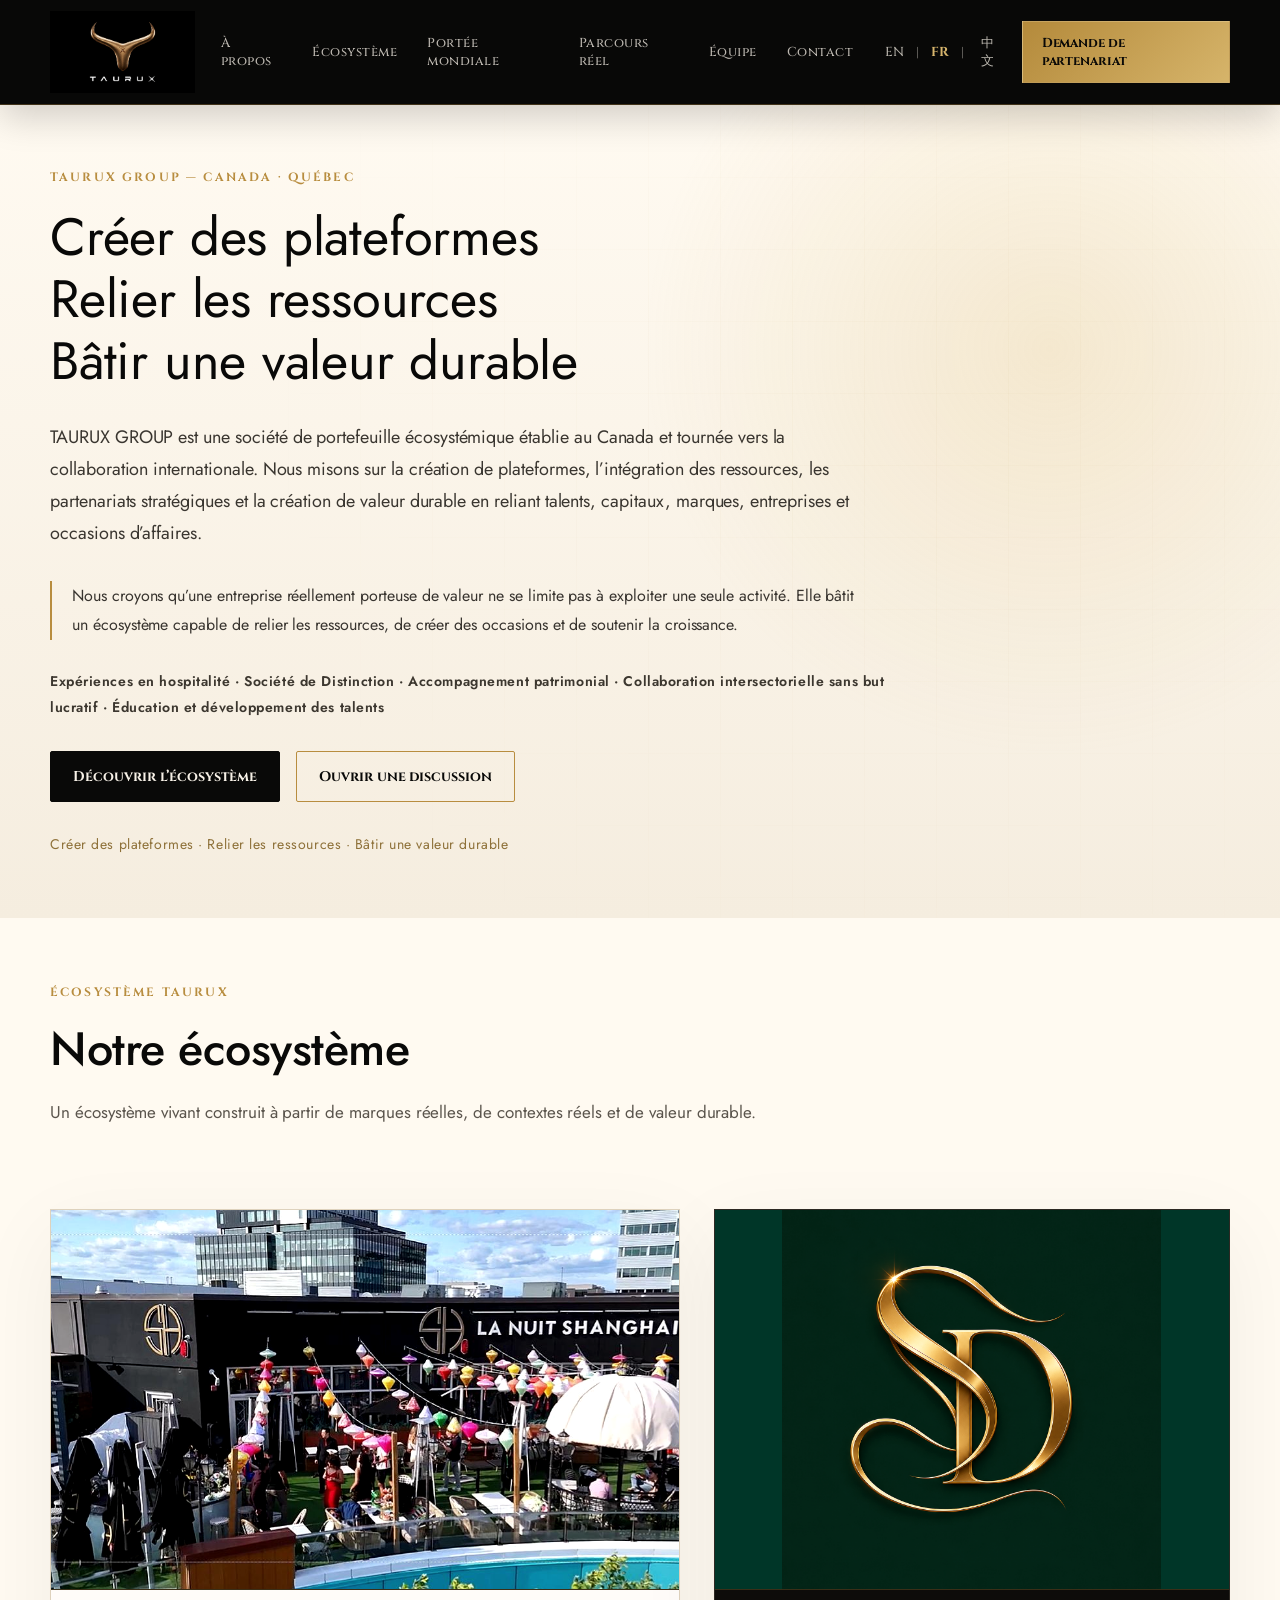
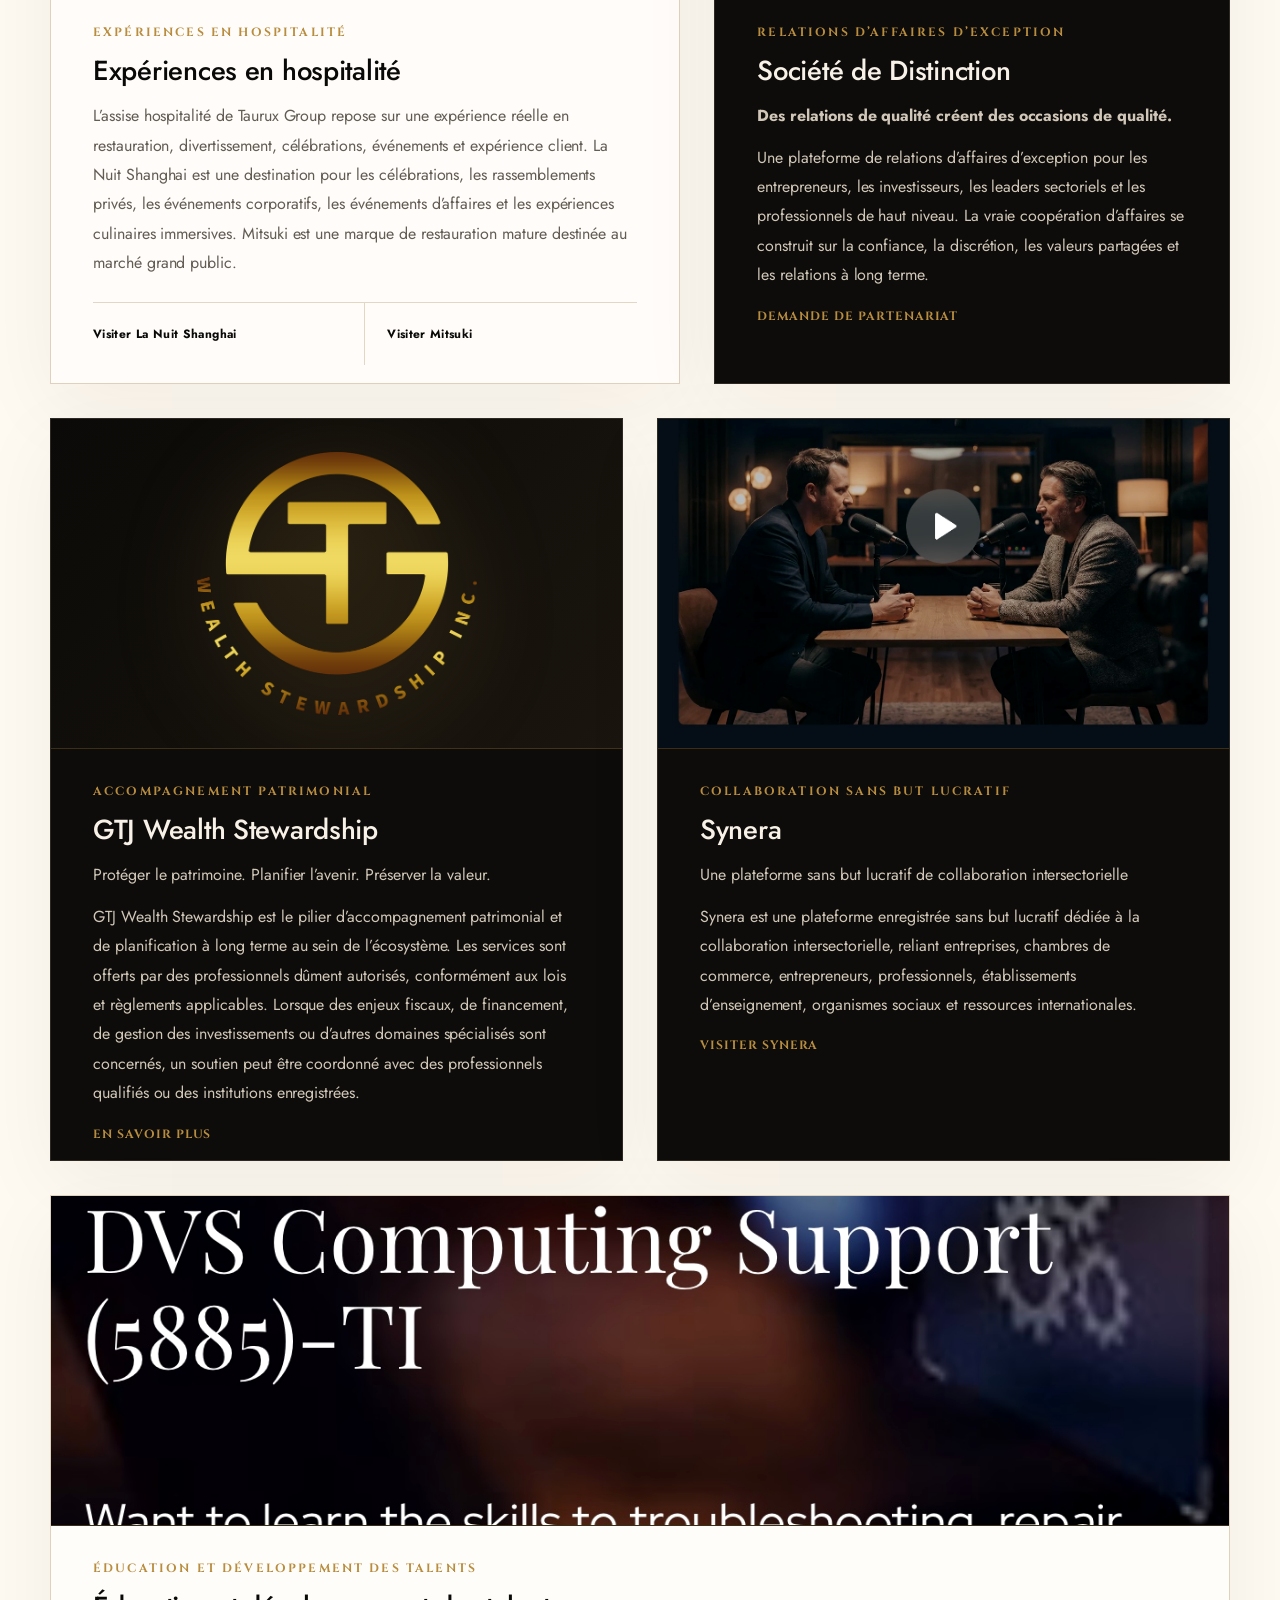
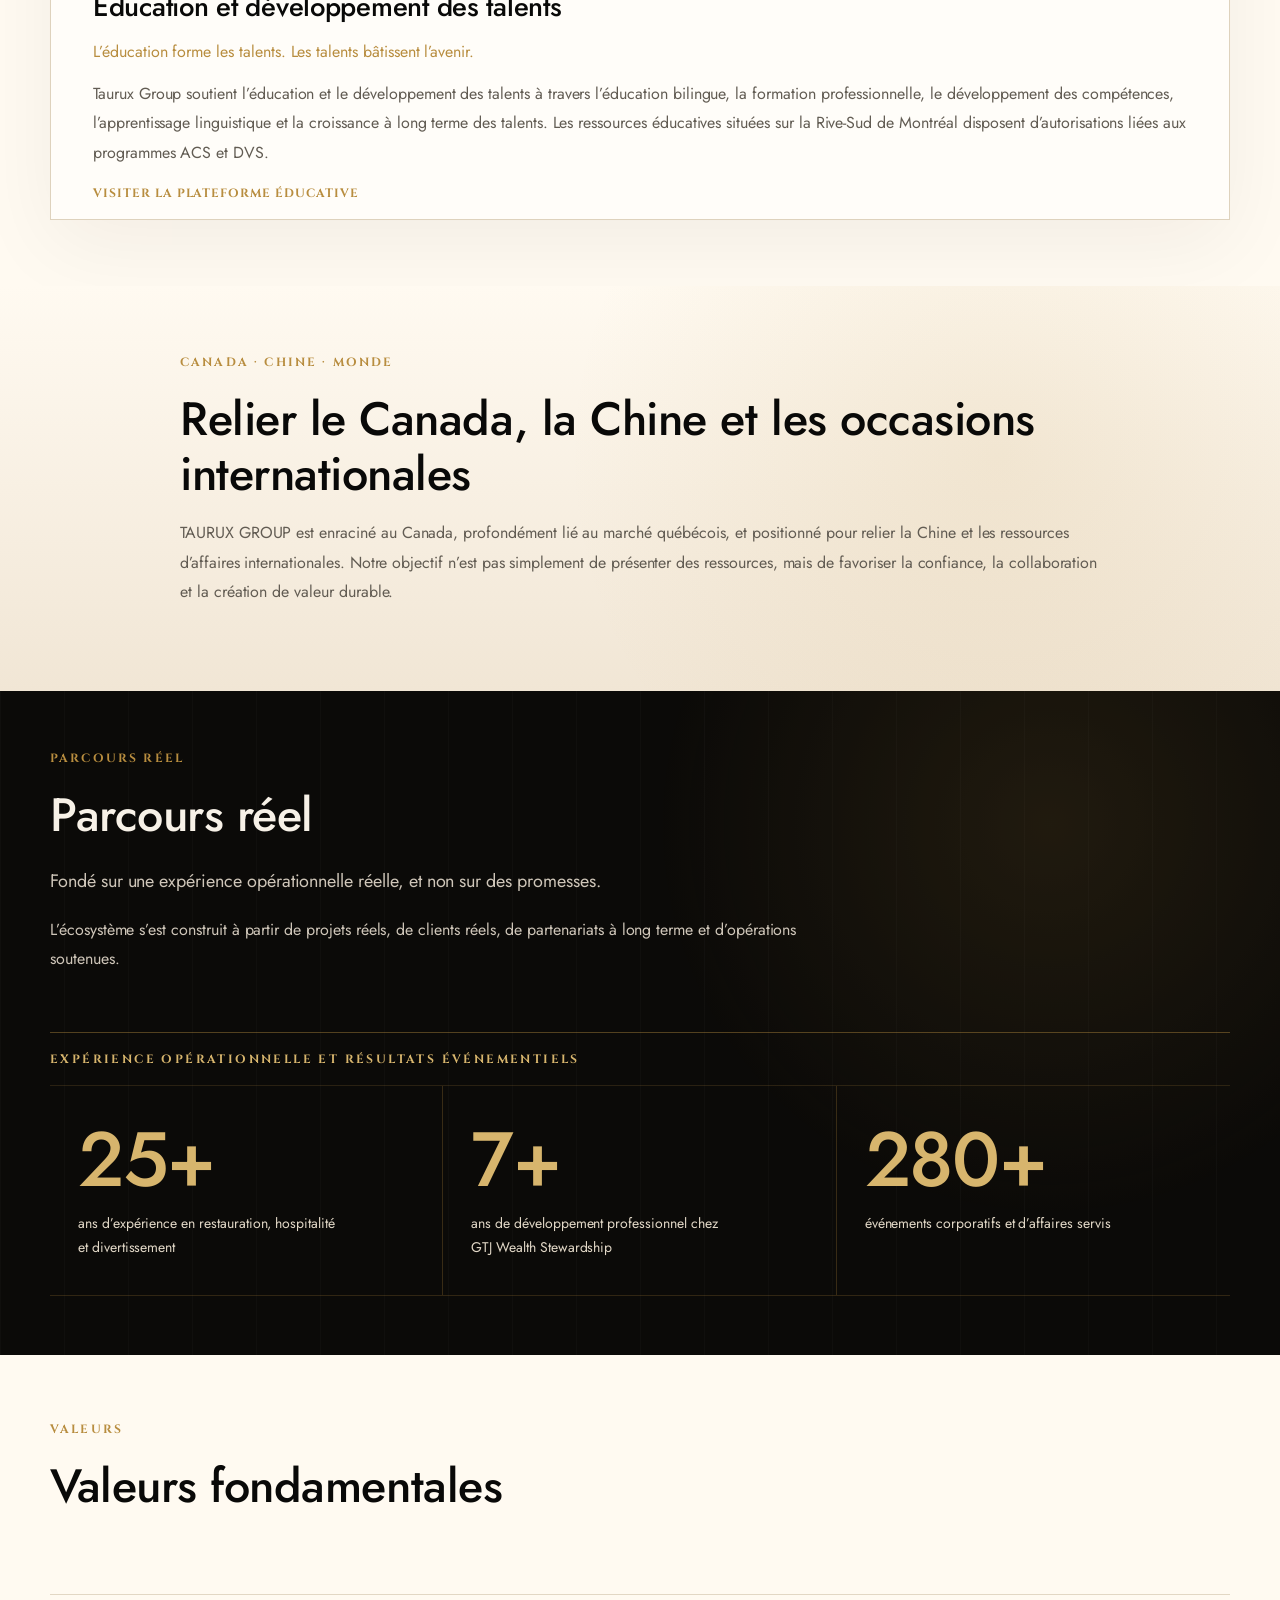
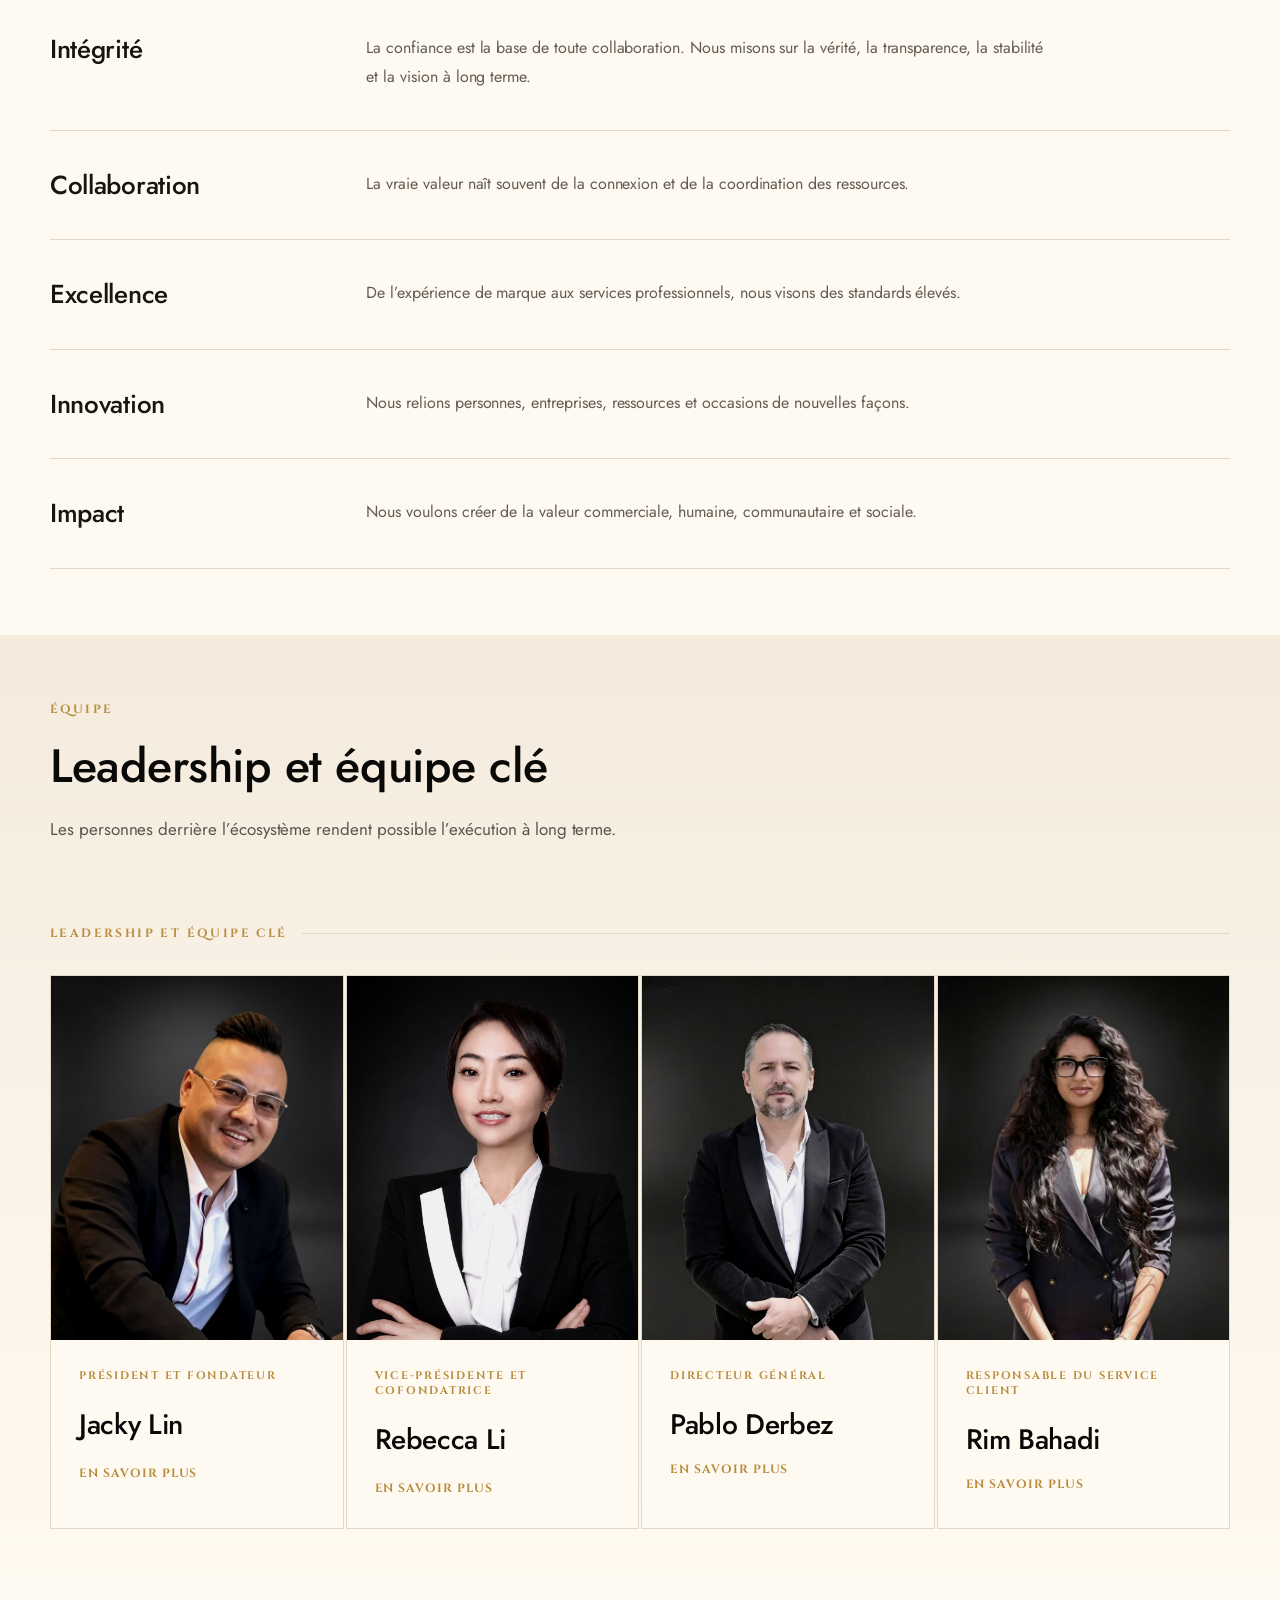
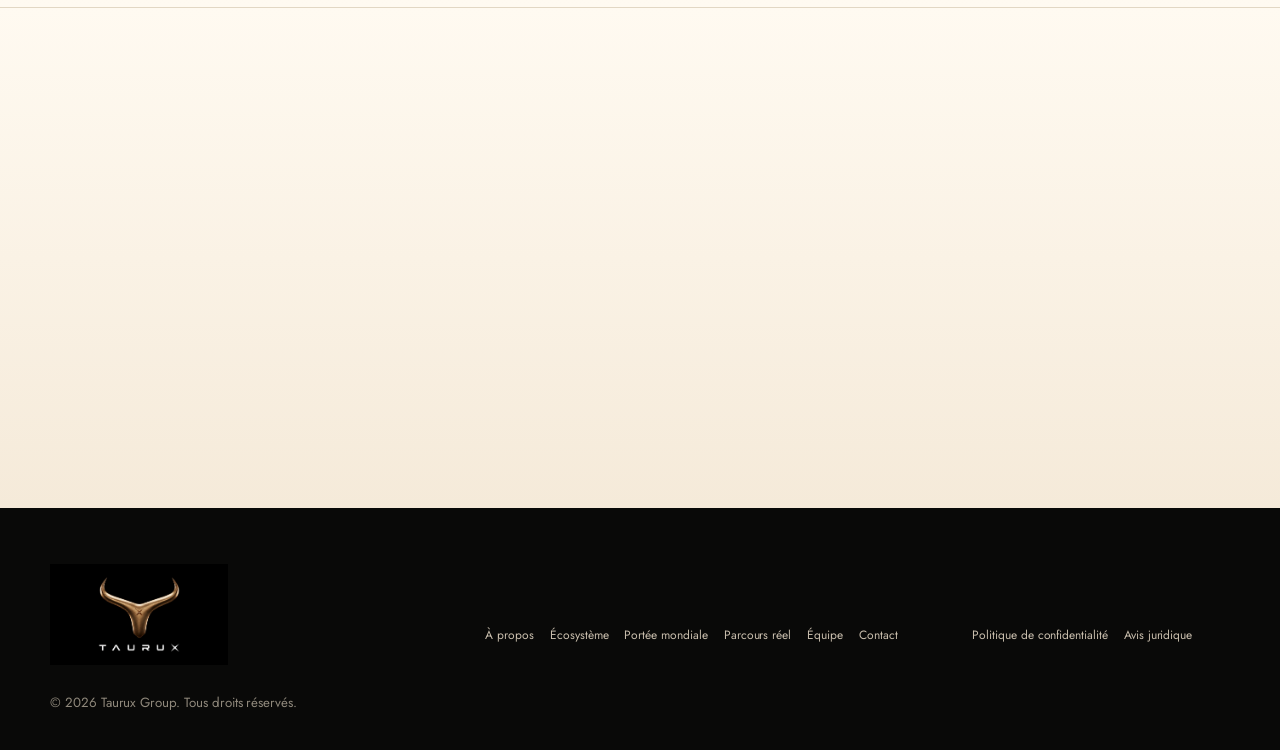
<file: index.html>
<!doctype html>
<html lang="fr">
<head>
<meta charset="utf-8" />
<meta name="viewport" content="width=device-width,initial-scale=1" />
<title>Taurux Group</title>
<meta name="description" content="Taurux Group is a Canada-headquartered industrial ecosystem holding group focused on platforms, resources, partnerships, and long-term value creation." />
<link rel="canonical" href="https://tauruxgroup.com/" />
<link rel="icon" type="image/png" sizes="256x256" href="/assets/taurux-favicon.png">
<link rel="apple-touch-icon" sizes="256x256" href="/assets/taurux-favicon.png">
<meta name="theme-color" content="#090908" />
<meta property="og:title" content="Taurux Group" />
<meta property="og:description" content="Building platforms. Bridging resources. Creating lasting value." />
<meta property="og:image" content="taurux_v7_redesign_assets/logo.png" />
<meta property="og:image:alt" content="Taurux Group logo" />
<meta property="og:url" content="https://tauruxgroup.com/" />
<meta property="og:type" content="website" />
<script type="application/ld+json">
{
  "@context": "https://schema.org",
  "@type": "Organization",
  "name": "Taurux Group",
  "url": "https://tauruxgroup.com/",
  "logo": "https://tauruxgroup.com/assets/taurux-favicon.png"
}
</script>
<link rel="stylesheet" href="taurux_v7_redesign_assets/fonts/fonts.css">
<style>
@import url('https://fonts.googleapis.com/css2?family=Jost:wght@300;400;500;600;700&display=swap');
:root {
  --black:#090908; --black2:#11100e; --ivory:#f7f1e7; --ivory2:#fbf7ef; --paper:#fffaf1; --gold:#b88d3f; --gold2:#d7b56d; --gray:#6e6a61; --line:#e2d7c4; --darkline:#2d2923;
  --shanghai-body:"Jost",sans-serif;
  --shanghai-accent:"Cinzel",serif;
  --serif:var(--shanghai-body);
  --sans:var(--shanghai-body);
}
*{box-sizing:border-box} html{scroll-behavior:smooth} body{margin:0;background:var(--ivory2);color:var(--black);font-family:var(--sans);} a{color:inherit;text-decoration:none} img{max-width:100%;display:block} .wrap{width:min(1180px,calc(100% - 48px));margin:0 auto} .gold{color:var(--gold)}
.header{position:sticky;top:0;z-index:100;background:rgba(251,247,239,.92);backdrop-filter:blur(14px);border-bottom:1px solid rgba(184,141,63,.22)}
.nav{height:76px;display:flex;align-items:center;justify-content:space-between;gap:28px} .brand img{width:186px;height:auto} .nav-links{display:flex;gap:28px;align-items:center;font-size:13px;letter-spacing:.02em} .nav-actions{display:flex;align-items:center;gap:18px} .langs{font-size:13px;color:#5a564e;display:flex;gap:8px;align-items:center} .langs button{background:none;border:0;font:inherit;cursor:pointer;color:#5a564e;padding:4px} .langs button.active{color:var(--gold);font-weight:700} .cta-small{background:linear-gradient(135deg,#b48a3b,#d6b46a);color:#0d0c0a;font-weight:700;padding:12px 18px;border-radius:2px;box-shadow:0 10px 24px rgba(184,141,63,.14);font-size:13px}
.section{padding:96px 0} .section-head{display:flex;align-items:end;justify-content:space-between;gap:28px;margin-bottom:40px} .eyebrow{font-size:12px;letter-spacing:.22em;text-transform:uppercase;color:var(--gold);font-weight:700;margin-bottom:18px} h1,h2,h3{font-family:var(--serif);font-weight:600;line-height:.94;margin:0} h1{font-size:clamp(54px,7vw,102px);letter-spacing:-.045em} h2{font-size:clamp(42px,4.2vw,72px);letter-spacing:-.035em} h3{font-size:34px;letter-spacing:-.02em} p{line-height:1.78;color:#5f5b54;font-size:16px} .lead{font-size:19px;color:#3c3933;line-height:1.85} .btns{display:flex;gap:16px;flex-wrap:wrap;margin-top:30px} .btn{display:inline-flex;align-items:center;gap:10px;padding:15px 22px;border:1px solid var(--gold);font-weight:700;font-size:14px;border-radius:2px} .btn.fill{background:var(--black);color:var(--ivory);border-color:var(--black)} .btn.goldfill{background:linear-gradient(135deg,#b48a3b,#d6b46a);border:0;color:#0b0a08}
.hero{position:relative;overflow:hidden;padding:88px 0 44px;background:radial-gradient(circle at 82% 28%,rgba(216,181,105,.32),transparent 32%),linear-gradient(180deg,#fffaf1,#f5eddf)} .hero:before{content:"";position:absolute;inset:0;background-image:linear-gradient(90deg,rgba(184,141,63,.08) 1px,transparent 1px),linear-gradient(rgba(184,141,63,.06) 1px,transparent 1px);background-size:72px 72px;mask-image:radial-gradient(circle at 70% 40%,black,transparent 65%);opacity:.5} .hero-grid{position:relative;display:grid;grid-template-columns:1.06fr .94fr;gap:46px;align-items:center} .hero-copy{padding:36px 0} .hero-copy .lead{max-width:720px} .hero-note{border-left:2px solid var(--gold);padding-left:18px;max-width:760px;margin-top:22px;color:#38342f} .hero-dirs{margin-top:22px;color:#2f2c27;font-weight:600;letter-spacing:.02em} .hero-visual{position:relative;min-height:520px;display:flex;align-items:center;justify-content:center} .hero-mark{position:absolute;width:min(520px,88%);opacity:.18;filter:drop-shadow(0 24px 60px rgba(184,141,63,.15));animation:float 7s ease-in-out infinite} .orbit{position:absolute;border:1px solid rgba(184,141,63,.32);border-radius:50%;width:620px;height:280px;transform:rotate(-18deg);opacity:.7} .orbit.two{width:440px;height:180px;transform:rotate(22deg);opacity:.35} .node{position:absolute;width:8px;height:8px;border-radius:50%;background:var(--gold);box-shadow:0 0 22px rgba(184,141,63,.55);animation:pulse 2.8s ease-in-out infinite} .n1{right:18%;top:18%} .n2{right:4%;bottom:30%} .n3{left:18%;bottom:18%} @keyframes float{0%,100%{transform:translateY(0)}50%{transform:translateY(-12px)}} @keyframes pulse{0%,100%{transform:scale(1);opacity:.55}50%{transform:scale(1.7);opacity:1}}
.hero-strip{position:relative;border-top:1px solid var(--line);border-bottom:1px solid var(--line);margin-top:48px;display:grid;grid-template-columns:repeat(5,1fr);font-size:13px;letter-spacing:.04em;color:#4a453e} .hero-strip div{padding:18px 12px;border-right:1px solid var(--line);text-align:center} .hero-strip div:last-child{border-right:0}
.eco{background:#fffaf1} .section-kicker{font-size:13px;text-transform:uppercase;letter-spacing:.2em;color:var(--gold);font-weight:700} .eco-layout{display:grid;grid-template-columns:1.1fr .9fr;gap:26px;margin-bottom:26px} .feature-card,.eco-card{border:1px solid var(--line);background:rgba(255,255,255,.55);box-shadow:0 20px 70px rgba(28,22,14,.06);position:relative;overflow:hidden} .feature-card{min-height:560px;display:grid;grid-template-columns:1fr 1fr} .feature-media{position:relative;background:linear-gradient(135deg,#120f0b,#392a17);overflow:hidden} .placeholder-photo{position:absolute;inset:0;background:radial-gradient(circle at 30% 20%,rgba(215,181,105,.32),transparent 30%),linear-gradient(135deg,#1b1711,#111);display:flex;align-items:center;justify-content:center;padding:30px;text-align:center;color:#d9c18c;font-family:var(--serif);font-size:28px;line-height:1.1} .placeholder-photo:after{content:"";position:absolute;inset:22px;border:1px solid rgba(215,181,105,.25)} .feature-content{padding:42px;display:flex;flex-direction:column;justify-content:space-between} .brand-pair{display:grid;grid-template-columns:1fr 1fr;border-top:1px solid var(--line);margin-top:26px} .brand-pair a{padding:22px 0;display:flex;align-items:center;justify-content:space-between;border-right:1px solid var(--line);font-weight:700;font-size:13px} .brand-pair a:last-child{border-right:0;padding-left:22px} .small-link{color:var(--gold);font-weight:700;font-size:13px;letter-spacing:.04em} .mosaic{display:grid;grid-template-columns:1fr 1fr;grid-template-rows:240px 240px;gap:10px} .mosaic img{width:100%;height:100%;object-fit:cover;filter:saturate(.88) contrast(1.04)} .mosaic img:first-child{grid-row:span 2} .dark-card{background:#0d0c0a;color:#f7f1e7;border-color:#2d2923} .dark-card p{color:#d1c7b8} .gold-title{color:var(--gold)} .card-pad{padding:34px} .split-card{display:grid;grid-template-columns:.9fr 1.1fr;min-height:470px} .split-card .text{padding:38px;display:flex;flex-direction:column;justify-content:space-between} .split-card .photo-grid{display:grid;grid-template-columns:1fr 1fr;gap:8px;padding:8px} .split-card .photo-grid img{height:100%;min-height:160px;object-fit:cover;width:100%} .split-card .photo-grid img:first-child{grid-row:span 2} .gtj-card{display:grid;grid-template-columns:.82fr 1.18fr;background:linear-gradient(135deg,#111,#1b160e)} .gtj-logo-wrap{display:flex;align-items:center;justify-content:center;padding:40px;background:#0c0b09} .gtj-logo-wrap img{max-width:230px;filter:drop-shadow(0 24px 50px rgba(184,141,63,.3))} .eco-grid{display:grid;grid-template-columns:repeat(2,1fr);gap:26px} .edu-card{display:grid;grid-template-columns:1.1fr .9fr} .edu-card .edu-images{display:grid;grid-template-columns:1fr;gap:10px;padding:10px} .edu-card img{height:205px;width:100%;object-fit:cover}
.global-section{background:linear-gradient(180deg,#fffaf1,#f1e6d5);position:relative;overflow:hidden} .global-section:before{content:"";position:absolute;inset:0;background:radial-gradient(circle at 78% 42%,rgba(184,141,63,.12),transparent 42%)} .global-grid{position:relative;display:grid;grid-template-columns:.72fr 1.28fr;gap:52px;align-items:center} .nodes{position:relative;display:grid;grid-template-columns:repeat(3,1fr);gap:18px} .nodes:before{content:"";position:absolute;left:10%;right:10%;top:50%;height:1px;background:linear-gradient(90deg,transparent,var(--gold),transparent)} .node-card{position:relative;background:rgba(255,255,255,.64);border:1px solid var(--line);padding:36px 28px;min-height:220px;box-shadow:0 20px 60px rgba(39,30,18,.06)} .node-icon{width:52px;height:52px;border:1px solid var(--gold);border-radius:50%;display:flex;align-items:center;justify-content:center;color:var(--gold);font-size:24px;margin-bottom:22px;background:#fffaf1}
.record{background:#0b0a08;color:#f7f1e7;padding:88px 0;position:relative;overflow:hidden} .record:before{content:"";position:absolute;inset:0;background:radial-gradient(circle at 82% 20%,rgba(184,141,63,.18),transparent 34%),linear-gradient(90deg,rgba(255,255,255,.03) 1px,transparent 1px);background-size:auto,64px 64px;opacity:.7} .record .wrap{position:relative} .record p{color:#cfc6b9} .record-grid{display:grid;grid-template-columns:repeat(6,1fr);gap:0;border-top:1px solid rgba(184,141,63,.34);border-bottom:1px solid rgba(184,141,63,.34);margin-top:38px} .stat{padding:28px 22px;border-right:1px solid rgba(184,141,63,.26)} .stat:last-child{border-right:0} .stat .num{font-family:var(--serif);font-size:64px;line-height:1;color:var(--gold2)} .stat .cap{margin-top:14px;color:#e2d8c7;font-size:14px;line-height:1.55}
.values{background:#fffaf1} .values-grid{display:grid;grid-template-columns:repeat(5,1fr);border:1px solid var(--line)} .value{padding:30px 24px;border-right:1px solid var(--line)} .value:last-child{border-right:0} .value .icon{font-size:26px;color:var(--gold);margin-bottom:20px} .value strong{display:block;font-family:var(--serif);font-size:25px;line-height:1.05;margin-bottom:14px} .value p{font-size:14px;line-height:1.65}
.team{background:linear-gradient(180deg,#f4ebdd,#fffaf1)} .team-grid{display:grid;grid-template-columns:repeat(2,1fr);gap:26px;margin-bottom:28px} .lead-card{display:grid;grid-template-columns:260px 1fr;border:1px solid var(--line);background:#fffaf1;min-height:360px} .lead-card img{width:100%;height:100%;object-fit:cover;filter:saturate(.9)} .lead-info{padding:30px} .role{color:var(--gold);font-weight:700;font-size:13px;letter-spacing:.08em;text-transform:uppercase;margin-bottom:20px} .badge{display:inline-flex;border:1px solid rgba(184,141,63,.35);padding:8px 12px;color:#4d3a1b;background:#fbf4e5;font-size:12px;font-weight:700;margin-top:12px} .team-small{display:grid;grid-template-columns:repeat(4,1fr);gap:18px} .person{border:1px solid var(--line);background:#fffaf1;overflow:hidden} .person img{width:100%;height:280px;object-fit:cover;filter:saturate(.9) contrast(1.02)} .person .info{padding:22px} .person h4,.lead-card h4{font-family:var(--serif);font-size:30px;margin:0 0 2px} .person p,.lead-card p{font-size:14px;line-height:1.6}
.contact{background:#fffaf1;border-top:1px solid var(--line)} .contact-grid{display:grid;grid-template-columns:.82fr 1.18fr;gap:50px;align-items:start} form{display:grid;grid-template-columns:1fr 1fr;gap:14px} input,textarea,select{width:100%;border:1px solid var(--line);background:#fffaf1;padding:16px 14px;font-family:var(--sans);font-size:14px;color:var(--black)} textarea{grid-column:1/-1;min-height:130px;resize:vertical} form .btn{justify-content:center;grid-column:2;cursor:pointer}
.footer{background:#090908;color:#c7bdad;padding:50px 0 34px} .footer-grid{display:grid;grid-template-columns:1fr 2fr 1fr;gap:40px;align-items:start} .footer img{width:180px} .footer a{color:#c7bdad;font-size:13px;margin-right:18px} .footer small{display:block;margin-top:28px;color:#8f887b}
.modal{position:fixed;inset:0;background:rgba(0,0,0,.65);display:none;align-items:center;justify-content:center;z-index:300;padding:24px} .modal.open{display:flex} .modal-card{width:min(720px,100%);background:#fffaf1;border:1px solid var(--line);padding:34px;position:relative} .modal-close{position:absolute;right:16px;top:12px;background:none;border:0;font-size:30px;cursor:pointer}
[data-reveal]{opacity:0;transform:translateY(18px);transition:opacity .8s ease,transform .8s ease} [data-reveal].show{opacity:1;transform:translateY(0)}
@media(max-width:980px){.nav-links{display:none}.nav{height:70px}.brand img{width:148px}.header .cta-small{display:none}.hero-grid,.eco-layout,.global-grid,.contact-grid{grid-template-columns:1fr}.hero-visual{min-height:320px}.hero-strip{grid-template-columns:1fr 1fr}.hero-strip div:last-child{grid-column:1/-1}.feature-card,.split-card,.gtj-card,.edu-card,.lead-card{grid-template-columns:1fr}.mosaic,.eco-grid,.team-grid{grid-template-columns:1fr}.record-grid{grid-template-columns:1fr 1fr}.values-grid{grid-template-columns:1fr}.value{border-right:0;border-bottom:1px solid var(--line)}.team-small{grid-template-columns:repeat(2,1fr)}.footer-grid{grid-template-columns:1fr}}
@media(max-width:640px){.wrap{width:min(100% - 28px,1180px)}.section{padding:64px 0}.hero{padding:52px 0 30px}h1{font-size:54px}h2{font-size:42px}.lead{font-size:16px}.nav-actions .langs{font-size:12px}.brand img{width:126px}.btns{gap:10px}.btn{width:100%;justify-content:center}.hero-strip{grid-template-columns:1fr 1fr}.feature-content,.card-pad,.split-card .text{padding:26px}.record-grid{grid-template-columns:1fr}.stat{border-right:0;border-bottom:1px solid rgba(184,141,63,.26)}.stat:last-child{border-bottom:0}.team-small{grid-template-columns:1fr}.person img{height:360px}form{grid-template-columns:1fr}form .btn{grid-column:1}}


/* V7.1 refined multilingual typography and layout system */
html[lang="en"]{--serif:var(--shanghai-body);--sans:var(--shanghai-body);}
html[lang="fr"]{--serif:var(--shanghai-body);--sans:var(--shanghai-body);}
html[lang="zh"]{--serif:var(--shanghai-body);--sans:var(--shanghai-body);}
html[lang="zh"] h1,html[lang="zh"] h2,html[lang="zh"] h3{font-weight:600;letter-spacing:-.018em;}
html[lang="zh"] p,html[lang="zh"] .lead,html[lang="zh"] input,html[lang="zh"] textarea,html[lang="zh"] select{line-height:1.86;}
html[lang="fr"] h1{font-size:clamp(48px,6.2vw,88px);letter-spacing:-.025em;line-height:1.02;}
html[lang="fr"] h2{letter-spacing:-.025em;}
html[lang="en"] h1{letter-spacing:-.04em;}
html[lang="zh"] .nav-links,html[lang="zh"] .cta-small,html[lang="zh"] .btn,html[lang="zh"] .role,html[lang="zh"] .small-link{font-family:var(--sans);letter-spacing:.03em;}
html[lang="fr"] .lead,html[lang="fr"] p{line-height:1.78;}

/* V7.1 track record grouping */
.record-groups{margin-top:42px;display:grid;gap:24px;}
.record-group{border-top:1px solid rgba(184,141,63,.34);border-bottom:1px solid rgba(184,141,63,.22);}
.record-group-label{font-size:12px;text-transform:uppercase;letter-spacing:.22em;color:var(--gold2);font-weight:700;padding:16px 0;border-bottom:1px solid rgba(184,141,63,.18);}
.record-row{display:grid;gap:0;}
.record-row.experience{grid-template-columns:repeat(4,1fr);}
.record-row.outcomes{grid-template-columns:repeat(2,1fr);}
.record-row .stat{border-right:1px solid rgba(184,141,63,.26);}
.record-row .stat:last-child{border-right:0;}
.record-row.outcomes .stat .num{font-size:72px;}

/* V7.1 team hierarchy */
.team-block-title{display:flex;align-items:center;gap:14px;margin:0 0 18px;font-size:13px;letter-spacing:.18em;text-transform:uppercase;color:var(--gold);font-weight:700;}
.team-block-title:after{content:"";height:1px;background:var(--line);flex:1;}
.team-grid{margin-bottom:44px;}
.lead-card{box-shadow:0 20px 65px rgba(35,28,18,.06);}
.lead-card img,.person img{filter:saturate(.82) contrast(1.05) brightness(.94);transition:transform .65s ease,filter .65s ease;}
.lead-card:hover img,.person:hover img{transform:scale(1.025);filter:saturate(.9) contrast(1.07) brightness(.96);}
.person{box-shadow:0 16px 48px rgba(35,28,18,.05);}

/* V7.1 values as an editorial system */
.values-grid{grid-template-columns:1fr;border:0;gap:0;}
.value{display:grid;grid-template-columns:70px minmax(180px,.45fr) 1fr;align-items:start;border-right:0;border-bottom:1px solid var(--line);padding:28px 0;}
.value:first-child{border-top:1px solid var(--line);}
.value .icon{margin:0;font-size:24px;}
.value strong{margin:0;font-size:28px;}
.value p{margin:0;max-width:560px;font-size:15px;}

/* V7.1 simplified footer */
.footer{padding:56px 0 36px;}
.footer-grid{grid-template-columns:1.15fr 1.3fr .75fr;align-items:center;}
.footer a{display:inline-block;margin:0 16px 10px 0;}
.footer img{width:164px;}

@media(max-width:980px){
  .record-row.experience{grid-template-columns:repeat(2,1fr);}
  .record-row.outcomes{grid-template-columns:1fr 1fr;}
  .value{grid-template-columns:44px 1fr;gap:8px 18px;}
  .value p{grid-column:2;}
}
@media(max-width:640px){
  html[lang="zh"] h1{font-size:48px;line-height:1.16;}
  html[lang="fr"] h1{font-size:42px;line-height:1.08;}
  .hero-visual{min-height:220px;}
  .record-row.experience,.record-row.outcomes{grid-template-columns:1fr;}
  .record-row .stat{border-right:0;border-bottom:1px solid rgba(184,141,63,.26);}
  .record-row .stat:last-child{border-bottom:0;}
  .record-row.outcomes .stat .num{font-size:58px;}
  .value{grid-template-columns:1fr;padding:24px 0;}
  .value p{grid-column:1;}
  .footer-grid{grid-template-columns:1fr;gap:26px;}
}



/* =========================================================
   V7.2 Typography & Spacing Revision
   Purpose: simple, generous, modern, refined typography
   ========================================================= */
:root{
  --font-en-heading:var(--shanghai-body);
  --font-fr-heading:var(--shanghai-body);
  --font-zh-heading:var(--shanghai-body);
  --font-en-body:var(--shanghai-body);
  --font-fr-body:var(--shanghai-body);
  --font-zh-body:var(--shanghai-body);
  --serif:var(--shanghai-body);
  --sans:var(--shanghai-body);
}
body{font-family:var(--font-en-body);font-weight:400;letter-spacing:-.006em;}
html[lang="zh"] body{font-family:var(--font-zh-body);letter-spacing:0;}
html[lang="fr"] body{font-family:var(--font-fr-body);letter-spacing:-.004em;}
h1,h2,h3,.person h4,.lead-card h4,.value strong,.stat .num{font-family:var(--font-en-heading);font-weight:500;letter-spacing:-.025em;}
html[lang="zh"] h1,html[lang="zh"] h2,html[lang="zh"] h3,html[lang="zh"] .person h4,html[lang="zh"] .lead-card h4,html[lang="zh"] .value strong{font-family:var(--font-zh-heading);font-weight:500;letter-spacing:.006em;}
html[lang="fr"] h1,html[lang="fr"] h2,html[lang="fr"] h3,html[lang="fr"] .person h4,html[lang="fr"] .lead-card h4,html[lang="fr"] .value strong{font-family:var(--font-fr-heading);letter-spacing:-.018em;}

/* Page rhythm */
.section{padding:132px 0;}
.section-head{display:block;max-width:820px;margin:0 0 76px;}
.section-head > div{max-width:780px;}
.section-head p{max-width:700px !important;margin:22px 0 0;font-size:18px;line-height:1.78;color:#5b554d;}
.section-kicker,.eyebrow{font-family:var(--sans);font-size:12px;letter-spacing:.18em;text-transform:uppercase;color:var(--gold);font-weight:700;margin-bottom:22px;}
h1{font-size:clamp(48px,6vw,86px);line-height:1.08;}
h2{font-size:clamp(38px,4vw,60px);line-height:1.14;}
h3{font-size:clamp(28px,2.5vw,40px);line-height:1.18;}
p{font-size:16px;line-height:1.82;color:#625c53;}
.lead{font-size:18px;line-height:1.85;color:#3a3630;}

/* Header refinement */
.nav{height:72px;}
.nav-links{font-size:12px;letter-spacing:.04em;gap:30px;}
.cta-small{border-radius:0;padding:12px 19px;box-shadow:none;}

/* Hero: calmer, more spacious, less heavy */
.hero{padding:108px 0 62px;background:radial-gradient(circle at 82% 30%,rgba(216,181,105,.22),transparent 34%),linear-gradient(180deg,#fffaf1,#f5eddf);}
.hero-grid{grid-template-columns:1.02fr .98fr;gap:62px;}
.hero-copy{padding:34px 0 42px;}
.hero-copy .lead{max-width:680px;}
html[lang="zh"] .hero h1{font-size:clamp(46px,5.6vw,78px);line-height:1.22;letter-spacing:.01em;font-weight:500;}
html[lang="en"] .hero h1{font-size:clamp(52px,6vw,88px);line-height:1.07;letter-spacing:-.026em;font-weight:500;}
html[lang="fr"] .hero h1{font-size:clamp(44px,5.2vw,76px);line-height:1.12;letter-spacing:-.014em;font-weight:500;}
.hero-note{margin-top:30px;padding-left:20px;max-width:700px;}
.hero-dirs{margin-top:28px;font-size:14px;line-height:1.9;color:#3c372f;letter-spacing:.04em;}
.hero-strip{margin-top:68px;}
.hero-strip div{padding:20px 12px;font-size:12px;letter-spacing:.08em;}

/* Ecosystem rhythm */
.eco-layout{gap:34px;margin-bottom:34px;}
.eco-grid{gap:34px;}
.feature-card,.eco-card,.split-card,.gtj-card,.edu-card{border-color:#ded2bd;box-shadow:0 24px 80px rgba(28,22,14,.055);}
.feature-content,.card-pad,.split-card .text{padding:46px;}
.brand-pair a{font-size:12px;letter-spacing:.03em;}
.mosaic,.split-card .photo-grid,.edu-card .edu-images{gap:12px;}

/* Canada-China-Global: more air */
.global-section{padding:136px 0;}
.global-grid{gap:72px;}
.node-card{padding:42px 32px;min-height:245px;}
.node-card h3{font-size:28px;line-height:1.2;}
.nodes{gap:28px;}

/* Track Record: more editorial and less dense */
.record{padding:118px 0;}
.record h2{max-width:760px;}
.record .lead{margin-top:22px;max-width:760px;}
.record p:not(.lead){max-width:760px;}
.record-groups{margin-top:58px;display:grid;gap:42px;}
.record-group{border-top:1px solid rgba(184,141,63,.42);border-bottom:1px solid rgba(184,141,63,.22);}
.record-group-label{padding:18px 0;font-size:12px;letter-spacing:.2em;}
.stat{padding:36px 28px;}
.stat .num{font-size:clamp(54px,5vw,82px);font-family:var(--font-en-heading);font-weight:400;letter-spacing:-.04em;}
.record-row.outcomes .stat .num{font-size:clamp(60px,6vw,96px);}
.stat .cap{font-size:14px;line-height:1.65;max-width:260px;}

/* Values: remove decorative icons, make it editorial */
.values{background:#fffaf1;}
.values-grid{display:grid;grid-template-columns:1fr;border:0;gap:0;margin-top:10px;}
.value{display:grid;grid-template-columns:minmax(220px,.32fr) 1fr;gap:40px;align-items:start;padding:38px 0;border-bottom:1px solid var(--line);}
.value:first-child{border-top:1px solid var(--line);}
.value .icon{display:none;}
.value strong{font-size:26px;line-height:1.25;margin:0;color:#171512;}
.value strong span{font-size:15px;font-weight:500;color:var(--gold);letter-spacing:.04em;}
.value p{margin:0;max-width:680px;font-size:16px;line-height:1.78;}

/* Team: more hierarchy and breathing room */
.team{background:linear-gradient(180deg,#f4ebdd,#fffaf1);}
.team-block-title{margin:0 0 30px;font-size:12px;letter-spacing:.2em;}
.team-grid{gap:34px;margin-bottom:72px;}
.lead-card{grid-template-columns:300px 1fr;min-height:420px;box-shadow:0 22px 70px rgba(35,28,18,.055);}
.lead-info{padding:42px;}
.role{font-size:11px;letter-spacing:.16em;margin-bottom:26px;}
.person h4,.lead-card h4{font-size:clamp(26px,2.2vw,34px);line-height:1.15;}
.lead-card p,.person p{font-size:14px;line-height:1.78;}
.team-small{gap:26px;}
.person .info{padding:28px;}
.person img{height:315px;}
.small-link{font-size:12px;letter-spacing:.08em;text-transform:uppercase;}

/* Contact: lighter form, more refined */
.contact{padding:118px 0;background:linear-gradient(180deg,#fffaf1,#f5ead9);}
.contact-grid{gap:66px;align-items:start;}
.formbox input,.formbox textarea,.formbox select, form input, form textarea, form select{border:1px solid #d8cbb6;background:rgba(255,255,255,.65);height:48px;padding:12px 14px;font-family:var(--sans);font-size:14px;}
form textarea{height:132px;}
form .btn{height:50px;padding:0 24px;}

/* Footer: keep minimal */
.footer{padding:56px 0 38px;}
.footer a{font-size:12px;color:#c9bead;}
.footer p{font-size:12px;color:#b6ab9b;}

/* Language-specific body text rhythm */
html[lang="zh"] p,html[lang="zh"] .lead{line-height:1.92;}
html[lang="zh"] .section-head p{line-height:1.9;}
html[lang="zh"] .btn,html[lang="zh"] .small-link,html[lang="zh"] .nav-links{letter-spacing:.08em;}
html[lang="fr"] p{line-height:1.84;}
html[lang="fr"] .section-head p{max-width:760px !important;}

@media(max-width:980px){
  .section{padding:100px 0;}
  .section-head{margin-bottom:58px;}
  .hero{padding:76px 0 44px;}
  .hero-grid{gap:20px;}
  .global-grid{gap:46px;}
  .nodes{gap:18px;}
  .lead-card{grid-template-columns:1fr;}
  .lead-card img{height:460px;object-fit:cover;}
  .value{grid-template-columns:1fr;gap:16px;padding:32px 0;}
  .feature-content,.card-pad,.split-card .text,.lead-info{padding:34px;}
}
@media(max-width:640px){
  .wrap{width:min(100% - 32px,1180px);}
  .section{padding:82px 0;}
  .section-head{margin-bottom:46px;}
  .section-kicker,.eyebrow{font-size:11px;letter-spacing:.16em;margin-bottom:16px;}
  h2{font-size:34px;line-height:1.22;}
  h3{font-size:28px;line-height:1.22;}
  html[lang="zh"] .hero h1{font-size:44px;line-height:1.25;letter-spacing:.008em;}
  html[lang="en"] .hero h1{font-size:46px;line-height:1.1;}
  html[lang="fr"] .hero h1{font-size:39px;line-height:1.15;}
  .hero-copy{padding:12px 0 24px;}
  .hero-note{margin-top:24px;}
  .hero-strip{grid-template-columns:1fr;margin-top:46px;}
  .hero-strip div{border-right:0;border-bottom:1px solid var(--line);}
  .hero-strip div:last-child{border-bottom:0;}
  .feature-content,.card-pad,.split-card .text,.lead-info,.person .info{padding:28px;}
  .record{padding:88px 0;}
  .record-groups{gap:28px;margin-top:40px;}
  .stat{padding:30px 24px;}
  .stat .num,.record-row.outcomes .stat .num{font-size:56px;}
  .lead-card img{height:390px;}
  .person img{height:380px;}
  .footer-grid{gap:24px;}
}



/* =========================================================
   V7.3.1 Correction Revision
   Purpose: simple, dignified, premium; black header + complete logo
   ========================================================= */
:root{
  --font-en-heading:var(--shanghai-body);
  --font-fr-heading:var(--shanghai-body);
  --font-zh-heading:var(--shanghai-body);
  --font-en-body:var(--shanghai-body);
  --font-fr-body:var(--shanghai-body);
  --font-zh-body:var(--shanghai-body);
  --serif:var(--font-en-heading);
  --sans:var(--font-en-body);
  --header-black:#080807;
}
body{font-family:var(--font-en-body);font-weight:400;letter-spacing:-.004em;}
html[lang="fr"] body{font-family:var(--font-fr-body);letter-spacing:-.003em;}
html[lang="zh"] body{font-family:var(--font-zh-body);letter-spacing:.01em;}
h1,h2,h3,.person h4,.lead-card h4,.value strong,.stat .num{font-family:var(--font-en-heading);font-weight:500;letter-spacing:-.018em;}
html[lang="fr"] h1,html[lang="fr"] h2,html[lang="fr"] h3,html[lang="fr"] .person h4,html[lang="fr"] .lead-card h4,html[lang="fr"] .value strong{font-family:var(--font-fr-heading);font-weight:500;letter-spacing:-.012em;}
html[lang="zh"] h1,html[lang="zh"] h2,html[lang="zh"] h3,html[lang="zh"] .person h4,html[lang="zh"] .lead-card h4,html[lang="zh"] .value strong{font-family:var(--font-zh-heading);font-weight:500;letter-spacing:.035em;}

/* black brand header, aligned with black footer */
.header{background:rgba(8,8,7,.96);backdrop-filter:blur(16px);border-bottom:1px solid rgba(184,141,63,.30);box-shadow:0 10px 32px rgba(0,0,0,.12);overflow:visible;}
.nav{height:96px;overflow:visible;align-items:center;}
.brand{display:flex;align-items:center;overflow:visible;line-height:0;}
.brand img{width:210px;max-height:82px;height:auto;object-fit:contain;display:block;}
.nav-links a{color:rgba(247,241,231,.76);transition:color .25s ease;}
.nav-links a:hover{color:#fffaf1;}
.langs{color:rgba(247,241,231,.58);}
.langs button{color:rgba(247,241,231,.72);font-weight:500;}
.langs button.active{color:var(--gold2);font-weight:700;}
.cta-small{background:linear-gradient(135deg,#b48a3b,#d6b46a);color:#0a0907;border:1px solid rgba(255,255,255,.12);box-shadow:none;}

/* hero headline unified: three lines, no periods, calmer premium spacing */
.hero{padding:116px 0 64px;}
.hero h1{line-height:1.08;font-weight:500;}
html[lang="en"] .hero h1{font-size:clamp(52px,5.8vw,86px);letter-spacing:-.016em;line-height:1.08;}
html[lang="fr"] .hero h1{font-size:clamp(48px,5.2vw,78px);letter-spacing:-.008em;line-height:1.12;}
html[lang="zh"] .hero h1{font-size:clamp(48px,5.4vw,80px);letter-spacing:.055em;line-height:1.32;}
.hero-copy .lead{margin-top:28px;}
.hero-note{margin-top:32px;}
.hero-tag,.hero-copy [data-i18n="hero_tag"]{font-family:var(--sans) !important;font-size:14px !important;line-height:1.8;letter-spacing:.05em;text-transform:none;color:#8e7139 !important;margin-top:30px !important;}
html[lang="zh"] .hero-tag,html[lang="zh"] .hero-copy [data-i18n="hero_tag"]{letter-spacing:.035em;}

/* section titles: simpler, lighter, more spacious */
h2{font-size:clamp(36px,3.65vw,56px);line-height:1.18;font-weight:500;}
h3{font-size:clamp(26px,2.15vw,36px);line-height:1.22;font-weight:500;}
.section-head{max-width:780px;margin-bottom:82px;}
.section-head p{font-size:17px;line-height:1.85;}
html[lang="zh"] .section-head p{line-height:2;}

/* Logo sizing in footer */
.footer img{width:176px;height:auto;object-fit:contain;}

@media(max-width:980px){
  .nav{height:86px;}
  .brand img{width:178px;max-height:74px;}
  .header .cta-small{display:none;}
}
@media(max-width:640px){
  .nav{height:78px;}
  .brand img{width:146px;max-height:66px;}
  .langs{font-size:12px;gap:5px;}
  .hero{padding:76px 0 42px;}
  html[lang="en"] .hero h1{font-size:42px;line-height:1.14;letter-spacing:-.008em;}
  html[lang="fr"] .hero h1{font-size:36px;line-height:1.18;letter-spacing:-.004em;}
  html[lang="zh"] .hero h1{font-size:42px;line-height:1.34;letter-spacing:.045em;}
  h2{font-size:32px;line-height:1.24;}
  .section-head{margin-bottom:50px;}
}



/* =========================================================
   V7.3.1 Correction — authoritative final override
   Scope: black header, complete logo, Shanghai typography,
   unified 3-line hero headline without punctuation.
   ========================================================= */
:root{
  --font-en-heading:var(--shanghai-body);
  --font-fr-heading:var(--shanghai-body);
  --font-zh-heading:var(--shanghai-body);
  --font-en-body:var(--shanghai-body);
  --font-fr-body:var(--shanghai-body);
  --font-zh-body:var(--shanghai-body);
  --serif:var(--font-en-heading);
  --sans:var(--font-en-body);
  --header-black:#080807;
}
html[lang="en"]{--serif:var(--font-en-heading);--sans:var(--font-en-body);}
html[lang="fr"]{--serif:var(--font-fr-heading);--sans:var(--font-fr-body);}
html[lang="zh"]{--serif:var(--font-zh-heading);--sans:var(--font-zh-body);}
body{font-family:var(--sans) !important;font-weight:400;letter-spacing:0;background:var(--ivory2);}
html[lang="zh"] body{letter-spacing:.01em;}
h1,h2,h3,.person h4,.lead-card h4,.value strong,.stat .num,.placeholder-photo{
  font-family:var(--serif) !important;
  font-weight:500 !important;
}
html[lang="en"] h1,html[lang="en"] h2,html[lang="en"] h3{letter-spacing:-.018em;}
html[lang="fr"] h1,html[lang="fr"] h2,html[lang="fr"] h3{letter-spacing:-.010em;}
html[lang="zh"] h1,html[lang="zh"] h2,html[lang="zh"] h3{letter-spacing:.04em;font-weight:500 !important;}
.header{
  background:#080807 !important;
  color:#f7f1e7 !important;
  border-bottom:1px solid rgba(184,141,63,.32) !important;
  box-shadow:0 12px 36px rgba(0,0,0,.18) !important;
  overflow:visible !important;
}
.nav{height:104px !important;overflow:visible !important;align-items:center !important;}
.brand{display:flex !important;align-items:center !important;overflow:visible !important;line-height:0 !important;min-width:118px;}
.brand img{
  height:82px !important;
  width:auto !important;
  max-height:none !important;
  max-width:260px !important;
  object-fit:contain !important;
  object-position:center !important;
  display:block !important;
}
.nav-links a{color:rgba(247,241,231,.76) !important;font-family:var(--shanghai-accent) !important;font-size:13px !important;font-weight:500;}
.nav-links a:hover{color:#fffaf1 !important;}
.langs{color:rgba(247,241,231,.58) !important;font-family:var(--shanghai-accent) !important;}
.langs button{color:rgba(247,241,231,.74) !important;font-weight:500 !important;}
.langs button.active{color:var(--gold2) !important;font-weight:700 !important;}
.cta-small{background:linear-gradient(135deg,#b48a3b,#d6b46a) !important;color:#0a0907 !important;border:1px solid rgba(255,255,255,.12) !important;box-shadow:none !important;}
.hero h1{font-family:var(--serif) !important;font-weight:400 !important;margin:0;text-align:left;}
html[lang="en"] .hero h1{font-size:clamp(42px,4.6vw,69px) !important;line-height:1.14 !important;letter-spacing:-.010em !important;}
html[lang="fr"] .hero h1{font-size:clamp(37px,4.1vw,61px) !important;line-height:1.18 !important;letter-spacing:-.004em !important;}
html[lang="zh"] .hero h1{font-size:clamp(38px,4.1vw,62px) !important;line-height:1.38 !important;letter-spacing:.044em !important;}
.hero-tagline,.hero-tag,.hero-copy [data-i18n="hero_tag"]{
  font-family:var(--sans) !important;
  font-size:14px !important;
  line-height:1.8 !important;
  letter-spacing:.04em !important;
  color:#8e7139 !important;
  margin-top:30px !important;
}
p,.lead{font-family:var(--sans) !important;}
html[lang="zh"] p,html[lang="zh"] .lead{line-height:1.9;}
.section-head{display:block !important;max-width:800px !important;margin-bottom:80px !important;}
.section-head p{max-width:720px;margin-top:20px !important;}
input,textarea,select{font-family:var(--sans) !important;}
.btn,.small-link,.role,.eyebrow,.section-kicker,.team-block-title,.record-group-label,.cta-small{font-family:var(--shanghai-accent) !important;}
.footer{background:#090908 !important;}
.footer img{height:auto !important;width:178px !important;object-fit:contain !important;}
@media(max-width:980px){
  .nav{height:92px !important;}
  .brand img{height:72px !important;width:auto !important;}
}
@media(max-width:640px){
  .nav{height:84px !important;}
  .brand img{height:64px !important;width:auto !important;}
  html[lang="en"] .hero h1{font-size:32px !important;line-height:1.2 !important;}
  html[lang="fr"] .hero h1{font-size:28px !important;line-height:1.26 !important;}
  html[lang="zh"] .hero h1{font-size:32px !important;line-height:1.44 !important;letter-spacing:.04em !important;}
  .section-head{margin-bottom:52px !important;}
}

/* V7.4 compact hero, vertical ecosystem media cards, simplified record row */
.hero{padding:92px 0 54px !important;}
.hero-grid{display:block !important;}
.hero-copy{max-width:940px;padding:18px 0 20px !important;text-align:left;}
.hero-copy .eyebrow{text-align:left;}
.hero-copy .lead,.hero-note{max-width:820px !important;}
.hero-note{border-left:2px solid var(--gold) !important;padding-left:20px !important;}
.hero-dirs{max-width:860px;}
.hero .btns{justify-content:flex-start;}
.eco-layout,.eco-grid{align-items:stretch;}
.ecosystem-card{
  display:flex;
  flex-direction:column;
  min-height:100%;
  border:1px solid #ded2bd;
  background:rgba(255,255,255,.58);
  box-shadow:0 24px 80px rgba(28,22,14,.055);
  overflow:hidden;
}
.ecosystem-card.dark-card{background:#0d0c0a;color:#f7f1e7;border-color:#2d2923;}
.ecosystem-card.dark-card p{color:#d1c7b8;}
.ecosystem-card.wide-card{grid-column:1/-1;}
.ecosystem-media{
  position:relative;
  height:330px;
  flex:0 0 auto;
  overflow:hidden;
  background:#090908;
  border-bottom:1px solid rgba(184,141,63,.28);
}
.eco-layout .ecosystem-media{height:380px;}
.ecosystem-media img{
  width:100%;
  height:100%;
  object-fit:cover;
  filter:saturate(.9) contrast(1.04);
}
.education-slider img{object-position:50% 12%;}
.media-slider img{
  flex:0 0 100%;
  min-width:100%;
  opacity:1;
  transition:none;
}
.media-slider-track{
  display:flex;
  height:100%;
  width:100%;
  transform:translate3d(0,0,0);
  transition:transform .75s cubic-bezier(.22,.61,.36,1);
  will-change:transform;
}
.media-slider-track.is-instant{transition:none;}
.media-slider-track img{
  position:relative;
  inset:auto;
  height:100%;
}
.media-slider-track img.brand-logo-slide{
  object-fit:contain;
  background:#003a2b;
}
.media-slider img.is-active{opacity:1;}
@media(prefers-reduced-motion:reduce){
  .media-slider-track{transition:none;}
}
.logo-media{
  display:flex;
  align-items:center;
  justify-content:center;
  padding:46px;
  background:linear-gradient(135deg,#0b0a08,#1a150e);
}
.logo-media img{
  width:min(280px,72%);
  height:auto;
  object-fit:contain;
  filter:drop-shadow(0 24px 50px rgba(184,141,63,.32));
}
.media-placeholder{
  display:flex;
  align-items:center;
  justify-content:center;
  padding:34px;
  text-align:center;
  color:#d9c18c;
  background:radial-gradient(circle at 26% 22%,rgba(215,181,105,.22),transparent 32%),linear-gradient(135deg,#18140f,#090908);
}
.media-placeholder:after{
  content:"";
  position:absolute;
  inset:28px;
  border:1px solid rgba(215,181,105,.24);
}
.media-placeholder > div{position:relative;z-index:1;display:grid;gap:12px;}
.media-placeholder span{font-family:var(--serif);font-size:clamp(28px,3vw,46px);line-height:1.15;}
.media-placeholder small{font-family:var(--sans);font-size:14px;color:#cbb780;}
.ecosystem-content{
  flex:0 0 auto;
  display:flex;
  flex-direction:column;
  justify-content:flex-start;
  gap:14px;
  padding:34px 42px 18px;
}
.ecosystem-content .eyebrow{margin-bottom:14px;}
.ecosystem-content h3{margin-bottom:14px;}
.ecosystem-content p{margin-top:0;margin-bottom:12px;}
.ecosystem-content p:last-child{margin-bottom:0;}
.ecosystem-content .brand-pair{margin-top:10px;}
.ecosystem-content > .small-link{margin-top:4px;}
.record-row.combined{grid-template-columns:repeat(3,minmax(0,1fr));}
.record-row.combined .stat .num{font-size:clamp(60px,6vw,96px);}
.global-section .global-grid{grid-template-columns:1fr;max-width:920px;}
.team-carousel{
  position:relative;
  overflow:hidden;
  width:100%;
  --team-gap:2px;
  --team-card-width:calc((100% - 6px) / 4);
  padding:4px 0 12px;
}
.team-track{
  display:flex;
  gap:var(--team-gap);
  width:100%;
  transform:translate3d(0,0,0);
  transition:transform .5s ease;
  will-change:transform;
}
.team-track.is-instant{transition:none;}
.team-carousel .lead-card,
.team-carousel .person{
  flex:0 0 var(--team-card-width);
  width:var(--team-card-width);
  min-width:0;
  min-height:0;
  display:flex;
  flex-direction:column;
  border:1px solid var(--line);
  background:#fffaf1;
  overflow:hidden;
  box-shadow:none;
}
.team-carousel .lead-card img,
.team-carousel .person img{
  width:100%;
  height:auto !important;
  flex:0 0 auto;
  object-fit:contain;
  object-position:50% 50%;
  transform:none;
}
.team-carousel .lead-card:hover img,
.team-carousel .person:hover img{transform:none;filter:saturate(.82) contrast(1.05) brightness(.94);}
.team-carousel .lead-info,
.team-carousel .info{
  flex:1;
  display:flex;
  flex-direction:column;
  padding:28px;
}
.team-carousel .lead-info p:last-child,
.team-carousel .info .small-link{margin-top:18px;}
.team-carousel .lead-info p:last-child{margin-bottom:0;}
.team-carousel .lead-card p,
.team-carousel .person p{font-size:14px;line-height:1.7;}
@media(prefers-reduced-motion:reduce){
  .team-track{transition:none;transform:none;}
}
@media(max-width:980px){
  .hero{padding:76px 0 42px !important;}
  .eco-layout,.eco-grid{grid-template-columns:1fr !important;}
  .ecosystem-card.wide-card{grid-column:auto;}
  .ecosystem-media,.eco-layout .ecosystem-media{height:320px;}
  .record-row.combined{grid-template-columns:repeat(3,minmax(0,1fr));}
  .team-carousel{--team-card-width:calc((100% - 2px) / 2);}
}
@media(max-width:640px){
  .hero{padding:64px 0 36px !important;}
  .ecosystem-media,.eco-layout .ecosystem-media{height:260px;}
  .ecosystem-content{gap:12px;padding:24px 24px 12px;}
  .brand-pair{grid-template-columns:1fr;}
  .brand-pair a{border-right:0;border-bottom:1px solid var(--line);padding:18px 0;}
  .brand-pair a:last-child{border-bottom:0;padding-left:0;}
  .record-row.combined{grid-template-columns:1fr;}
  .team-carousel{--team-card-width:100%;}
  .team-carousel .lead-info,
  .team-carousel .info{padding:22px 24px 24px;}
}

/* Section rhythm: reduce annotated section top/bottom padding by 50%. */
.hero{padding:46px 0 27px !important;}
.section{padding:66px 0 !important;}
.global-section{padding:68px 0 !important;}
.record{padding:59px 0 !important;}
.contact{padding:59px 0 !important;}
@media(max-width:980px){
  .hero{padding:38px 0 21px !important;}
  .section,.global-section,.contact{padding:50px 0 !important;}
  .record{padding:59px 0 !important;}
}
@media(max-width:640px){
  .hero{padding:32px 0 18px !important;}
  .section,.global-section,.contact{padding:41px 0 !important;}
  .record{padding:44px 0 !important;}
}
</style>
</head>
<body>
<header class="header">
  <div class="wrap nav">
    <a class="brand" href="#top"><img src="taurux_v7_redesign_assets/logo.png" alt="Taurux Group"></a>
    <nav class="nav-links">
      <a href="#about" data-i18n="nav_about">我们是谁</a><a href="#ecosystem" data-i18n="nav_eco">集团生态</a><a href="#global" data-i18n="nav_global">全球连接</a><a href="#record" data-i18n="nav_record">真实积累</a><a href="#team" data-i18n="nav_team">团队</a><a href="#contact" data-i18n="nav_contact">联系</a>
    </nav>
    <div class="nav-actions"><div class="langs"><button data-lang="en">EN</button><span>|</span><button data-lang="fr" class="active">FR</button><span>|</span><button data-lang="zh">中文</button></div><a class="cta-small" href="#contact" data-i18n="nav_cta">合作洽询</a></div>
  </div>
</header>
<main id="top">
<section class="hero" id="about">
  <div class="wrap hero-grid">
    <div class="hero-copy" data-reveal>
      <div class="eyebrow" data-i18n="eyebrow">TAURUX GROUP — 加拿大 · 魁北克</div>
      <h1 data-i18n="hero_title">搭建平台<br>连接资源<br>创造长期价值</h1>
      <p class="lead" data-i18n="hero_body">TAURUX GROUP 是一家总部位于加拿大、面向全球合作的产业生态控股集团。我们专注于平台建设、资源整合、战略合作与长期价值创造，连接人才、资本、品牌、企业与商业机会。</p>
      <p class="hero-note" data-i18n="hero_note">我们相信，真正有价值的企业，不只是经营单一业务，而是建立一个能够持续连接资源、创造机会、推动成长的生态平台。</p>
      <div class="hero-dirs" data-i18n="hero_dirs">餐饮体验 · Société de Distinction · 财富守护 · 非营利跨界合作 · 教育与人才发展</div>
      <div class="btns"><a class="btn fill" href="#ecosystem" data-i18n="hero_btn1">了解业务生态</a><a class="btn" href="#contact" data-i18n="hero_btn2">洽谈合作</a></div>
      <p class="hero-tagline" data-i18n="hero_tag">搭建平台 · 连接资源 · 创造长期价值</p>
    </div>
  </div>
</section>
<section class="section eco" id="ecosystem">
  <div class="wrap">
    <div class="section-head" data-reveal><div><div class="section-kicker" data-i18n="eco_kicker">TAURUX 生态</div><h2 data-i18n="eco_title">集团生态</h2></div><p style="max-width:520px" data-i18n="eco_sub">一个正在生长的产业生态，连接真实品牌、真实场景与长期价值。</p></div>
    <div class="eco-layout">
      <article class="ecosystem-card" data-reveal>
        <div class="ecosystem-media media-slider" data-slider>
          <img class="is-active" src="taurux_v7_redesign_assets/hospitality/Image_20260623181534_351_270.jpg" alt="Hospitality venue experience" loading="lazy" decoding="async">
          <img src="taurux_v7_redesign_assets/hospitality/Image_20260623181546_352_270.jpg" alt="Hospitality celebration setting" loading="lazy" decoding="async">
          <img src="taurux_v7_redesign_assets/hospitality/Image_20260623181607_353_270.jpg" alt="Hospitality event room" loading="lazy" decoding="async">
          <img src="taurux_v7_redesign_assets/hospitality/Image_20260623181650_354_270.jpg" alt="Hospitality dining detail" loading="lazy" decoding="async">
          <img src="taurux_v7_redesign_assets/hospitality/Image_20260623181715_355_270.jpg" alt="Hospitality guest experience" loading="lazy" decoding="async">
          <img src="taurux_v7_redesign_assets/hospitality/Image_20260623181802_356_270.jpg" alt="Hospitality brand setting" loading="lazy" decoding="async">
        </div>
        <div class="ecosystem-content"><div><div class="eyebrow" data-i18n="hospitality_kicker">餐饮体验</div><h3 data-i18n="hospitality">高端餐饮与体验服务</h3><p data-i18n="hospitality_body">Taurux Group 的餐饮与体验服务基础来自真实餐饮、娱乐、庆祝、活动与客户体验运营。</p></div><div class="brand-pair"><a href="https://lanuitshanghai.ca/en" target="_blank" rel="noopener noreferrer" data-i18n="visit_lns">访问 La Nuit Shanghai →</a><a href="https://mitsukisushi.com" target="_blank" rel="noopener noreferrer" data-i18n="visit_mitsuki">访问 Mitsuki →</a></div></div>
      </article>
      <article class="ecosystem-card dark-card" data-reveal>
        <div class="ecosystem-media media-slider" data-slider>
          <img class="is-active brand-logo-slide" src="taurux_v7_redesign_assets/private-club/societe-de-distinction-logo.png" alt="Société de Distinction" loading="eager" fetchpriority="high" decoding="async">
          <img src="taurux_v7_redesign_assets/private-club/Image_20260623181909_359_270.jpg" alt="Société de Distinction lounge" loading="lazy" decoding="async">
          <img src="taurux_v7_redesign_assets/private-club/Image_20260623181933_360_270.jpg" alt="Société de Distinction event setting" loading="lazy" decoding="async">
          <img src="taurux_v7_redesign_assets/private-club/Image_20260623181952_361_270.jpg" alt="Société de Distinction private room" loading="lazy" decoding="async">
          <img src="taurux_v7_redesign_assets/private-club/Image_20260623182020_362_270.jpg" alt="Société de Distinction dining environment" loading="lazy" decoding="async">
          <img src="taurux_v7_redesign_assets/private-club/Image_20260623182106_363_270.jpg" alt="Société de Distinction hospitality detail" loading="lazy" decoding="async">
        </div>
        <div class="ecosystem-content"><div><div class="eyebrow" data-i18n="club_kicker">高端商务关系</div><h3 data-i18n="club">Société de Distinction</h3><p class="gold-title" style="font-weight:700" data-i18n="club_tag">高质量关系，创造高质量机会。</p><p data-i18n="club_body">面向企业家、投资人、行业领袖与高端专业人士的高端商务关系平台。商业合作的核心，始终建立在信任、私密性、价值共识与长期关系之上。</p></div><a class="small-link" href="https://agbrossard.ca/distinction/" target="_blank" rel="noopener noreferrer" data-i18n="partnership">合作洽询 →</a></div>
      </article>
    </div>
    <div class="eco-grid">
      <article class="ecosystem-card dark-card" data-reveal><div class="ecosystem-media logo-media"><img src="taurux_v7_redesign_assets/gtj/gtj_logo.png" alt="GTJ Wealth Stewardship"></div><div class="ecosystem-content"><div><div class="eyebrow" data-i18n="gtj_kicker">财富守护</div><h3 data-i18n="gtj">GTJ Wealth Stewardship</h3><p class="gold-title" data-i18n="gtj_tag">保护财富，规划未来，传承价值。</p><p data-i18n="gtj_body">GTJ Wealth Stewardship 是生态中的财富守护与长期规划板块。</p></div><a class="small-link" href="#contact" data-i18n="learn_more">了解更多 →</a></div></article>
      <article class="ecosystem-card dark-card" data-reveal><div class="ecosystem-media media-slider" data-slider><img class="is-active" src="taurux_v7_redesign_assets/synera/Image_20260623182316_365_270.jpg" alt="Synera collaboration event"><img src="taurux_v7_redesign_assets/synera/Image_20260623182317_366_270.jpg" alt="Synera cross-industry forum"></div><div class="ecosystem-content"><div><div class="eyebrow" data-i18n="synera_kicker">非营利跨界合作</div><h3 data-i18n="synera">Synera</h3><p class="gold-title" data-i18n="synera_tag">非营利跨界合作平台</p><p data-i18n="synera_body">Synera 是正式注册非营利跨界合作平台。</p></div><a class="small-link" href="https://syneracross.org" target="_blank" rel="noopener noreferrer" data-i18n="visit_synera">访问 Synera →</a></div></article>
      <article class="ecosystem-card wide-card" data-reveal><div class="ecosystem-media media-slider education-slider" data-slider><img class="is-active" src="taurux_v7_redesign_assets/education/Image_20260623182704_369_270.jpg" alt="Education and talent development"><img src="taurux_v7_redesign_assets/education/Image_20260623182705_370_270.jpg" alt="Education program setting"><img src="taurux_v7_redesign_assets/education/Image_20260623182706_371_270.jpg" alt="Professional training environment"><img src="taurux_v7_redesign_assets/education/Image_20260623182709_372_270.jpg" alt="Bilingual education setting"><img src="taurux_v7_redesign_assets/education/Image_20260623182710_373_270.jpg" alt="Student development program"></div><div class="ecosystem-content"><div><div class="eyebrow" data-i18n="edu_kicker">教育与人才发展</div><h3 data-i18n="edu">教育与人才发展</h3><p class="gold-title" data-i18n="edu_tag">教育培养人才，人才创造未来。</p><p data-i18n="edu_body">Taurux Group 支持教育与人才发展，关注双语教育、职业培训、专业能力建设、语言发展与长期人才成长。</p></div><a class="small-link" href="https://education.tauruxgroup.com/fr/" target="_blank" rel="noopener noreferrer" data-i18n="edu_inq">访问教育平台 →</a></div></article>
    </div>
  </div>
</section>
<section class="section global-section" id="global">
  <div class="wrap global-grid">
    <div data-reveal><div class="section-kicker" data-i18n="global_kicker">加拿大 · 中国 · 全球</div><h2 data-i18n="global_title">连接加拿大、中国与国际机会</h2><p data-i18n="global_body">TAURUX GROUP 立足加拿大，深耕魁北克本地市场，同时连接中国与国际商业资源。</p></div>
  </div>
</section>
<section class="record" id="record">
  <div class="wrap" data-reveal>
    <div class="section-kicker" data-i18n="record_kicker">真实积累</div>
    <h2 data-i18n="record_title">真实积累</h2>
    <p class="lead" data-i18n="record_sub">建立在真实运营经验之上，而不是承诺之上。</p>
    <p data-i18n="record_body">我们的生态不是概念，而是从实际项目、真实客户、长期合作与持续经营中逐步建立起来的。</p>
    <div class="record-groups">
      <div class="record-group">
        <div class="record-group-label" data-i18n="record_group_1">经营积累与活动成果</div>
        <div class="record-row combined">
          <div class="stat"><div class="num">25+</div><div class="cap" data-i18n="r1">年餐饮、娱乐与体验服务相关经验</div></div>
          <div class="stat"><div class="num">7+</div><div class="cap" data-i18n="r3">年 GTJ Wealth Stewardship 专业积累</div></div>
          <div class="stat"><div class="num">280+</div><div class="cap" data-i18n="r6">场企业活动与商务活动</div></div>
        </div>
      </div>
    </div>
  </div>
</section>
<section class="section values">
  <div class="wrap"><div class="section-head" data-reveal><div><div class="section-kicker" data-i18n="values_kicker">价值观</div><h2 data-i18n="values_title">核心价值观</h2></div></div><div class="values-grid" data-reveal><article class="value"><div class="icon">◇</div><strong data-i18n="value_integrity">诚信为本</strong><p data-i18n="v1b">信任是一切合作的基础。</p></article><article class="value"><div class="icon">◌</div><strong data-i18n="value_collaboration">合作共赢</strong><p data-i18n="v2b">真正的价值往往产生于资源之间的连接与协同。</p></article><article class="value"><div class="icon">✦</div><strong data-i18n="value_excellence">追求卓越</strong><p data-i18n="v3b">从品牌体验到专业服务，我们始终追求更高标准。</p></article><article class="value"><div class="icon">✧</div><strong data-i18n="value_innovation">持续创新</strong><p data-i18n="v4b">用新的方式连接人、企业、资源与机会。</p></article><article class="value"><div class="icon">♡</div><strong data-i18n="value_impact">创造影响力</strong><p data-i18n="v5b">不只创造商业价值，也创造人才、社区与社会影响力。</p></article></div></div>
</section>
<section class="section team" id="team">
  <div class="wrap"><div class="section-head" data-reveal><div><div class="section-kicker" data-i18n="team_kicker">团队</div><h2 data-i18n="team_title">领导团队与核心成员</h2></div><p data-i18n="team_sub">真实团队，是集团生态持续运转的基础。</p></div>
  <div class="team-block-title" data-i18n="team_leadership">Leadership & Core Team</div>
  <div class="team-carousel" data-team-carousel data-reveal>
    <div class="team-track">
      <article class="lead-card"><img src="taurux_v7_redesign_assets/team/team_jacky.jpg" alt="Jacky Lin"><div class="lead-info"><div class="role" data-i18n="title_jacky">总裁及创始人</div><h4>Jacky Lin</h4><p><a class="small-link" href="#" onclick="openPerson('jacky');return false;" data-i18n="learn_more">了解更多 →</a></p></div></article>
      <article class="lead-card"><img src="taurux_v7_redesign_assets/team/team_rebecca.png" alt="Rebecca Li"><div class="lead-info"><div class="role" data-i18n="title_rebecca">副总裁及联合创始人</div><h4>Rebecca Li</h4><p><a class="small-link" href="#" onclick="openPerson('rebecca');return false;" data-i18n="learn_more">了解更多 →</a></p></div></article>
      <article class="person"><img src="taurux_v7_redesign_assets/team/team_pablo.jpg" alt="Pablo Derbez"><div class="info"><div class="role" data-i18n="title_pablo">总经理</div><h4>Pablo Derbez</h4><a class="small-link" href="#" onclick="openPerson('pablo');return false;" data-i18n="learn_more">了解更多 →</a></div></article>
      <article class="person"><img src="taurux_v7_redesign_assets/team/team_rim.jpg" alt="Rim Bahadi"><div class="info"><div class="role" data-i18n="title_rim">客户服务经理</div><h4>Rim Bahadi</h4><a class="small-link" href="#" onclick="openPerson('rim');return false;" data-i18n="learn_more">了解更多 →</a></div></article>
      <article class="person"><img src="taurux_v7_redesign_assets/team/team_david.jpg" alt="David Lee"><div class="info"><div class="role" data-i18n="title_david">财务总监</div><h4>David Lee</h4><a class="small-link" href="#" onclick="openPerson('david');return false;" data-i18n="learn_more">了解更多 →</a></div></article>
      <article class="person"><img src="taurux_v7_redesign_assets/team/team_rafael.jpg" alt="Rafael Jean-Joseph"><div class="info"><div class="role" data-i18n="title_rafael">行政总厨</div><h4>Rafael Jean-Joseph</h4><a class="small-link" href="#" onclick="openPerson('rafael');return false;" data-i18n="learn_more">了解更多 →</a></div></article>
    </div>
  </div>
  </div>
</section>
<section class="section contact" id="contact"><div class="wrap contact-grid"><div data-reveal><div class="section-kicker" data-i18n="contact_kicker">联系</div><h2 data-i18n="contact_title">让我们一起创造长期价值。</h2><p data-i18n="contact_body">欢迎与我们联系，开启合作对话。</p></div><form data-reveal action="https://api.web3forms.com/submit" method="POST"><input type="hidden" name="access_key" value="5a379306-69fe-4612-a704-0aaf80b5f5be"><input type="hidden" name="subject" value="New Taurux Group inquiry"><input data-i18n-placeholder="name" name="name" autocomplete="name" placeholder="姓名" required><input data-i18n-placeholder="company" name="company" autocomplete="organization" placeholder="公司"><input data-i18n-placeholder="email" name="email" type="email" autocomplete="email" placeholder="邮箱" required><input data-i18n-placeholder="phone" name="phone" type="tel" autocomplete="tel" placeholder="电话"><select id="inquirySelect" name="inquiry_type" aria-label="Inquiry type"></select><textarea data-i18n-placeholder="message" name="message" placeholder="留言" required></textarea><button class="btn goldfill" type="submit" data-i18n="submit">提交咨询</button></form></div></section>
</main>
<footer class="footer"><div class="wrap footer-grid"><div><img src="taurux_v7_redesign_assets/logo.png" alt="Taurux Group"><small data-i18n="footer_rights">© 2026 Taurux Group. 保留所有权利。</small></div><div><a href="#about" data-i18n="nav_about">我们是谁</a><a href="#ecosystem" data-i18n="nav_eco">集团生态</a><a href="#global" data-i18n="nav_global">全球连接</a><a href="#record" data-i18n="nav_record">真实积累</a><a href="#team" data-i18n="nav_team">团队</a><a href="#contact" data-i18n="nav_contact">联系</a></div><div><a href="privacy-policy.html" data-i18n="footer_privacy">隐私政策</a><a href="legal-notice.html" data-i18n="footer_legal">法律声明</a></div></div></footer>
<div class="modal" id="modal"><div class="modal-card"><button class="modal-close" onclick="closeModal()">×</button><div id="modalContent"></div></div></div>
<script>
const I18N = {"zh": {"nav_about": "我们是谁", "nav_eco": "集团生态", "nav_global": "全球连接", "nav_record": "真实积累", "nav_team": "团队", "nav_contact": "联系", "nav_cta": "合作洽询", "eyebrow": "TAURUX GROUP — 加拿大 · 魁北克", "hero_title": "搭建平台<br>连接资源<br>创造长期价值", "hero_body": "TAURUX GROUP 是一家总部位于加拿大、面向全球合作的产业生态控股集团。我们专注于平台建设、资源整合、战略合作与长期价值创造，连接人才、资本、品牌、企业与商业机会。", "hero_note": "我们相信，真正有价值的企业，不只是经营单一业务，而是建立一个能够持续连接资源、创造机会、推动成长的生态平台。", "hero_dirs": "餐饮体验 · Société de Distinction · 财富守护 · 非营利跨界合作 · 教育与人才发展", "hero_btn1": "了解业务生态", "hero_btn2": "洽谈合作", "hero_tag": "Building Platforms · Bridging Resources · Creating Lasting Value", "eco_title": "集团生态", "eco_sub": "一个正在生长的产业生态，连接真实品牌、真实场景与长期价值。", "hospitality": "高端餐饮与体验服务", "hospitality_body": "Taurux Group 的 hospitality 基础来自真实餐饮、娱乐、庆祝、活动与客户体验运营。La Nuit Shanghai 是庆祝日目的地，承办私人聚会、企业活动、商务活动与沉浸式餐饮体验；Mitsuki 是面向大众消费市场的成熟餐饮品牌，服务家庭聚餐、朋友聚会、团队用餐与日常休闲消费场景。", "visit_lns": "访问 La Nuit Shanghai", "visit_mitsuki": "访问 Mitsuki", "image_pending": "此处预留官方品牌照片位置", "club": "Société de Distinction", "club_tag": "高质量关系，创造高质量机会。", "club_body": "面向企业家、投资人、行业领袖与高端专业人士的高端商务关系平台。商业合作的核心，始终建立在信任、私密性、价值共识与长期关系之上。", "partnership": "合作洽询", "gtj": "GTJ Wealth Stewardship", "gtj_tag": "保护财富，规划未来，传承价值。", "gtj_body": "GTJ Wealth Stewardship 是生态中的财富守护与长期规划板块，服务企业家、高净值家庭与长期资产持有人，关注风险管理、资产保护、家庭保障、企业家财富架构与家族传承。由持牌专业团队根据适用法律法规提供相关服务；涉及税务、投融资、投资管理及其他专业领域时，将协同具备相应资质的专业人士或注册机构提供支持。", "learn_more": "了解更多", "synera": "Synera", "synera_tag": "非营利跨界合作平台", "synera_body": "Synera 是正式注册非营利跨界合作平台，致力于连接企业、商协会、创业者、专业人士、教育机构、社会组织与国际资源。", "visit_synera": "访问 Synera", "edu": "教育与人才发展", "edu_tag": "教育培养人才，人才创造未来。", "edu_body": "Taurux Group 支持教育与人才发展，关注双语教育、职业培训、专业能力建设、语言发展与长期人才成长。相关教育合作资源位于蒙特利尔南岸，具备开展 ACS 与 DVS 项目的授权条件。", "edu_inq": "访问教育平台", "global_title": "连接加拿大、中国与国际机会", "global_body": "TAURUX GROUP 立足加拿大，深耕魁北克本地市场，同时连接中国与国际商业资源。我们的目标不是简单地介绍资源，而是帮助资源之间建立信任、形成合作，并创造长期价值。", "canada": "加拿大 · 魁北克", "canada_body": "深耕本地商业环境，建立稳定运营基础。", "china": "连接中国", "china_body": "连接市场活力、企业资源与跨文化合作机会。", "global": "面向全球", "global_body2": "以国际化视野整合资源，推动长期增长。", "record_title": "真实积累", "record_sub": "建立在真实运营经验之上，而不是承诺之上。", "record_body": "我们的生态不是概念，而是从实际项目、真实客户、长期合作与持续经营中逐步建立起来的。", "record_group_1": "经营积累", "record_group_2": "真实客户与活动成果", "team_leadership": "领导团队与核心成员", "team_key": "核心成员", "r1": "年餐饮、娱乐与 hospitality 相关经验", "r2": "年 Mitsuki 成熟餐饮品牌运营基础", "r3": "年 GTJ Wealth Stewardship 专业积累", "r4": "年 La Nuit Shanghai 品牌建设", "r5": "位客人在 La Nuit Shanghai 庆祝特别纪念日", "r6": "场企业活动与商务活动", "values_title": "核心价值观", "v1": "诚信为本", "v1b": "信任是一切合作的基础。我们坚持真实、透明、稳健与长期主义。", "v2": "合作共赢", "v2b": "真正的价值往往产生于资源之间的连接与协同。", "v3": "追求卓越", "v3b": "从品牌体验到专业服务，我们始终追求更高标准。", "v4": "持续创新", "v4b": "用新的方式连接人、企业、资源与机会。", "v5": "创造影响力", "v5b": "不只创造商业价值，也创造人才、社区与社会影响力。", "team_title": "领导团队与核心成员", "team_sub": "真实团队，是集团生态持续运转的基础。", "resp": "职责", "badge": "AGA Brossard — Board Director", "contact_title": "让我们一起创造长期价值。", "contact_body": "欢迎与我们联系，开启合作对话。", "name": "姓名 / Name", "company": "公司 / Company", "email": "邮箱 / Email", "phone": "电话 / Phone", "message": "留言 / Message", "submit": "提交咨询", "footer_privacy": "隐私政策", "footer_legal": "法律声明", "footer_rights": "© 2026 Taurux Group. All rights reserved."}, "en": {"nav_about": "About", "nav_eco": "Ecosystem", "nav_global": "Global Reach", "nav_record": "Track Record", "nav_team": "Team", "nav_contact": "Contact", "nav_cta": "Partnership Inquiry", "eyebrow": "TAURUX GROUP — Canada · Quebec", "hero_title": "Building Platforms<br>Bridging Resources<br>Creating Lasting Value", "hero_body": "TAURUX GROUP is a Canada-headquartered industrial ecosystem holding group built for global collaboration. We focus on platform building, resource integration, strategic partnerships, and long-term value creation by connecting talent, capital, brands, businesses, and opportunities.", "hero_note": "We believe that truly valuable companies do not simply operate a single business. They build ecosystems that continuously connect resources, create opportunities, and enable growth.", "hero_dirs": "Hospitality Experience · Société de Distinction · Wealth Stewardship · Nonprofit Cross-Industry Collaboration · Education & Talent Development", "hero_btn1": "Explore the Ecosystem", "hero_btn2": "Start a Conversation", "hero_tag": "Building Platforms · Bridging Resources · Creating Lasting Value", "eco_title": "Our Ecosystem", "eco_sub": "A living business ecosystem built through real brands, real scenes, and long-term value.", "hospitality": "Hospitality Experience", "hospitality_body": "Taurux Group’s hospitality foundation is built through real operating experience across dining, entertainment, celebration, events, and client experience. La Nuit Shanghai is a destination for celebrations, private gatherings, corporate events, business events, and immersive dining experiences. Mitsuki is a mature restaurant brand serving the broader consumer market, including family dining, friends’ gatherings, team meals, and everyday leisure occasions.", "visit_lns": "Visit La Nuit Shanghai", "visit_mitsuki": "Visit Mitsuki", "image_pending": "Official brand image slot", "club": "Société de Distinction", "club_tag": "High-quality relationships create high-quality opportunities.", "club_body": "A distinguished business relationship platform for entrepreneurs, investors, industry leaders, and high-level professionals. Real business cooperation is built on trust, discretion, shared values, and long-term relationships.", "partnership": "Partnership Inquiry", "gtj": "GTJ Wealth Stewardship", "gtj_tag": "Protect wealth. Plan the future. Preserve value.", "gtj_body": "GTJ Wealth Stewardship is the wealth stewardship and long-term planning pillar within the ecosystem, serving entrepreneurs, high-net-worth families, and long-term asset holders. Services are provided by licensed professionals in accordance with applicable laws and regulations; where tax, financing, investment management, or other specialized matters are involved, support may be coordinated with appropriately qualified professionals or registered institutions.", "learn_more": "Learn More", "synera": "Synera", "synera_tag": "A nonprofit cross-industry collaboration platform", "synera_body": "Synera is a registered nonprofit cross-industry collaboration platform dedicated to connecting businesses, chambers of commerce, entrepreneurs, professionals, educational institutions, social organizations, and international resources.", "visit_synera": "Visit Synera", "edu": "Education & Talent Development", "edu_tag": "Education develops talent. Talent builds the future.", "edu_body": "Taurux Group supports education and talent development through bilingual education, vocational training, professional skills, language development, and long-term talent growth. Education-related resources on Montreal’s South Shore are authorized to offer ACS and DVS-related programs.", "edu_inq": "Visit Education Platform", "global_title": "Connecting Canada, China, and Global Opportunities", "global_body": "TAURUX GROUP is rooted in Canada, deeply connected to the Quebec market, and positioned to connect China and international business resources. Our goal is not simply to introduce resources, but to help them build trust, form partnerships, and create long-term value.", "canada": "Canada · Quebec", "canada_body": "Deep local operating foundation and business relationships.", "china": "Connected to China", "china_body": "Connecting market energy, entrepreneurial resources, and cross-cultural opportunities.", "global": "Global Outlook", "global_body2": "Integrating resources through an international perspective for long-term growth.", "record_title": "Real Operating Record", "record_sub": "Built on real operating experience, not promises.", "record_body": "The ecosystem has grown through real projects, real clients, long-term partnerships, and sustained operations.", "r1": "years in hospitality, dining, and entertainment experience", "r2": "years of Mitsuki mature restaurant brand operating foundation", "r3": "years of GTJ Wealth Stewardship professional development", "r4": "years building La Nuit Shanghai", "r5": "guests celebrating special occasions at La Nuit Shanghai", "r6": "corporate and business events served", "values_title": "Core Values", "v1": "Integrity", "v1b": "Trust is the foundation of every partnership. We stand for truth, transparency, stability, and long-term thinking.", "v2": "Collaboration", "v2b": "Real value is often created through the connection and alignment of resources.", "v3": "Excellence", "v3b": "From brand experience to professional service, we pursue higher standards.", "v4": "Innovation", "v4b": "We connect people, businesses, resources, and opportunities in new ways.", "v5": "Impact", "v5b": "We seek to create business value, talent value, community value, and social impact.", "team_title": "Leadership & Core Team", "team_sub": "The people behind the ecosystem make long-term execution possible.", "resp": "Responsibilities", "badge": "AGA Brossard — Board Director", "contact_title": "Let’s create lasting value together.", "contact_body": "Connect with us to begin a partnership conversation.", "name": "Name", "company": "Company", "email": "Email", "phone": "Phone", "message": "Message", "submit": "Submit Inquiry", "footer_privacy": "Privacy Policy", "footer_legal": "Legal Notice", "footer_rights": "© 2026 Taurux Group. All rights reserved."}, "fr": {"nav_about": "À propos", "nav_eco": "Écosystème", "nav_global": "Portée mondiale", "nav_record": "Parcours réel", "nav_team": "Équipe", "nav_contact": "Contact", "nav_cta": "Demande de partenariat", "eyebrow": "TAURUX GROUP — Canada · Québec", "hero_title": "Créer des plateformes<br>Relier les ressources<br>Bâtir une valeur durable", "hero_body": "TAURUX GROUP est une société de portefeuille écosystémique établie au Canada et tournée vers la collaboration internationale. Nous misons sur la création de plateformes, l’intégration des ressources, les partenariats stratégiques et la création de valeur durable en reliant talents, capitaux, marques, entreprises et occasions d’affaires.", "hero_note": "Nous croyons qu’une entreprise réellement porteuse de valeur ne se limite pas à exploiter une seule activité. Elle bâtit un écosystème capable de relier les ressources, de créer des occasions et de soutenir la croissance.", "hero_dirs": "Expériences en hospitalité · Société de Distinction · Accompagnement patrimonial · Collaboration intersectorielle sans but lucratif · Éducation et développement des talents", "hero_btn1": "Découvrir l’écosystème", "hero_btn2": "Ouvrir une discussion", "hero_tag": "Building Platforms · Bridging Resources · Creating Lasting Value", "eco_title": "Notre écosystème", "eco_sub": "Un écosystème vivant construit à partir de marques réelles, de contextes réels et de valeur durable.", "hospitality": "Expériences en hospitalité", "hospitality_body": "L’assise hospitalité de Taurux Group repose sur une expérience réelle en restauration, divertissement, célébrations, événements et expérience client. La Nuit Shanghai est une destination pour les célébrations, les rassemblements privés, les événements corporatifs, les événements d’affaires et les expériences culinaires immersives. Mitsuki est une marque de restauration mature destinée au marché grand public.", "visit_lns": "Visiter La Nuit Shanghai", "visit_mitsuki": "Visiter Mitsuki", "image_pending": "Emplacement pour visuel officiel", "club": "Société de Distinction", "club_tag": "Des relations de qualité créent des occasions de qualité.", "club_body": "Une plateforme de relations d’affaires d’exception pour les entrepreneurs, les investisseurs, les leaders sectoriels et les professionnels de haut niveau. La vraie coopération d’affaires se construit sur la confiance, la discrétion, les valeurs partagées et les relations à long terme.", "partnership": "Demande de partenariat", "gtj": "GTJ Wealth Stewardship", "gtj_tag": "Protéger le patrimoine. Planifier l’avenir. Préserver la valeur.", "gtj_body": "GTJ Wealth Stewardship est le pilier d’accompagnement patrimonial et de planification à long terme au sein de l’écosystème. Les services sont offerts par des professionnels dûment autorisés, conformément aux lois et règlements applicables. Lorsque des enjeux fiscaux, de financement, de gestion des investissements ou d’autres domaines spécialisés sont concernés, un soutien peut être coordonné avec des professionnels qualifiés ou des institutions enregistrées.", "learn_more": "En savoir plus", "synera": "Synera", "synera_tag": "Une plateforme sans but lucratif de collaboration intersectorielle", "synera_body": "Synera est une plateforme enregistrée sans but lucratif dédiée à la collaboration intersectorielle, reliant entreprises, chambres de commerce, entrepreneurs, professionnels, établissements d’enseignement, organismes sociaux et ressources internationales.", "visit_synera": "Visiter Synera", "edu": "Éducation et développement des talents", "edu_tag": "L’éducation forme les talents. Les talents bâtissent l’avenir.", "edu_body": "Taurux Group soutient l’éducation et le développement des talents à travers l’éducation bilingue, la formation professionnelle, le développement des compétences, l’apprentissage linguistique et la croissance à long terme des talents. Les ressources éducatives situées sur la Rive-Sud de Montréal disposent d’autorisations liées aux programmes ACS et DVS.", "edu_inq": "Visiter la plateforme éducative", "global_title": "Relier le Canada, la Chine et les occasions internationales", "global_body": "TAURUX GROUP est enraciné au Canada, profondément lié au marché québécois, et positionné pour relier la Chine et les ressources d’affaires internationales. Notre objectif n’est pas simplement de présenter des ressources, mais de favoriser la confiance, la collaboration et la création de valeur durable.", "canada": "Canada · Québec", "canada_body": "Une base opérationnelle locale et des relations d’affaires établies.", "china": "Lien avec la Chine", "china_body": "Relier l’énergie du marché, les ressources entrepreneuriales et les occasions interculturelles.", "global": "Ouverture internationale", "global_body2": "Intégrer les ressources avec une vision internationale pour soutenir la croissance à long terme.", "record_title": "Parcours réel", "record_sub": "Fondé sur une expérience opérationnelle réelle, et non sur des promesses.", "record_body": "L’écosystème s’est construit à partir de projets réels, de clients réels, de partenariats à long terme et d’opérations soutenues.", "record_group_1": "Expérience opérationnelle", "record_group_2": "Clients réels et événements", "team_leadership": "Leadership et équipe clé", "team_key": "Équipe clé", "r1": "ans d’expérience en restauration, hospitalité et divertissement", "r2": "ans de fondation opérationnelle de la marque Mitsuki", "r3": "ans de développement professionnel chez GTJ Wealth Stewardship", "r4": "ans de développement de La Nuit Shanghai", "r5": "invités ayant célébré des moments spéciaux à La Nuit Shanghai", "r6": "événements corporatifs et d’affaires servis", "values_title": "Valeurs fondamentales", "v1": "Intégrité", "v1b": "La confiance est la base de toute collaboration. Nous misons sur la vérité, la transparence, la stabilité et la vision à long terme.", "v2": "Collaboration", "v2b": "La vraie valeur naît souvent de la connexion et de la coordination des ressources.", "v3": "Excellence", "v3b": "De l’expérience de marque aux services professionnels, nous visons des standards élevés.", "v4": "Innovation", "v4b": "Nous relions personnes, entreprises, ressources et occasions de nouvelles façons.", "v5": "Impact", "v5b": "Nous voulons créer de la valeur commerciale, humaine, communautaire et sociale.", "team_title": "Leadership et équipe clé", "team_sub": "Les personnes derrière l’écosystème rendent possible l’exécution à long terme.", "resp": "Responsabilités", "badge": "AGA Brossard — Administrateur", "contact_title": "Créons ensemble une valeur durable.", "contact_body": "Communiquez avec nous pour ouvrir une discussion de partenariat.", "name": "Nom", "company": "Entreprise", "email": "Courriel", "phone": "Téléphone", "message": "Message", "submit": "Envoyer la demande", "footer_privacy": "Politique de confidentialité", "footer_legal": "Avis juridique", "footer_rights": "© 2026 Taurux Group. Tous droits réservés."}};

Object.assign(I18N.zh, {
  hero_tag: "搭建平台 · 连接资源 · 创造长期价值",
  eco_kicker: "TAURUX 生态",
  hospitality_kicker: "餐饮体验",
  hospitality_body: "Taurux Group 的餐饮与体验服务基础来自真实餐饮、娱乐、庆祝、活动与客户体验运营。La Nuit Shanghai 是庆祝日目的地，承办私人聚会、企业活动、商务活动与沉浸式餐饮体验；Mitsuki 是面向大众消费市场的成熟餐饮品牌，服务家庭聚餐、朋友聚会、团队用餐与日常休闲消费场景。",
  club_kicker: "高端商务关系",
  gtj_kicker: "财富守护",
  synera_kicker: "非营利跨界合作",
  edu_kicker: "教育与人才发展",
  edu_body: "Taurux Group 支持教育与人才发展，关注双语教育、职业培训、专业能力建设、语言发展与长期人才成长。相关教育合作资源位于蒙特利尔南岸，具备开展 ACS 与 DVS 项目的授权条件。",
  global_kicker: "加拿大 · 中国 · 全球",
  record_kicker: "真实积累",
  record_group_1: "经营积累与活动成果",
  r1: "年餐饮、娱乐与体验服务相关经验",
  values_kicker: "价值观",
  value_integrity: "诚信为本",
  value_collaboration: "合作共赢",
  value_excellence: "追求卓越",
  value_innovation: "持续创新",
  value_impact: "创造影响力",
  team_kicker: "团队",
  team_leadership: "领导团队与核心成员",
  team_key: "核心成员",
  title_jacky: "总裁及创始人",
  title_rebecca: "副总裁及联合创始人",
  title_pablo: "总经理",
  title_rim: "客户服务经理",
  title_david: "财务总监",
  title_rafael: "行政总厨",
  badge: "AGA Brossard — 董事",
  contact_kicker: "联系",
  name: "姓名",
  company: "公司",
  email: "邮箱",
  phone: "电话",
  message: "留言",
  footer_rights: "© 2026 Taurux Group. 保留所有权利。"
});
Object.assign(I18N.en, {
  eco_kicker: "TAURUX ECOSYSTEM",
  hospitality_kicker: "Hospitality Experience",
  club_kicker: "Distinguished Business Relationships",
  gtj_kicker: "Wealth Stewardship",
  synera_kicker: "Nonprofit Collaboration",
  edu_kicker: "Education & Talent Development",
  edu_body: "Taurux Group supports education and talent development through bilingual education, vocational training, professional skills, language development, and long-term talent growth. Education-related resources on Montreal’s South Shore are authorized to offer ACS and DVS-related programs.",
  global_kicker: "Canada · China · Global",
  record_kicker: "Track Record",
  record_group_1: "Operating Experience & Event Outcomes",
  values_kicker: "Values",
  value_integrity: "Integrity",
  value_collaboration: "Collaboration",
  value_excellence: "Excellence",
  value_innovation: "Innovation",
  value_impact: "Impact",
  team_kicker: "People",
  team_leadership: "Leadership & Core Team",
  team_key: "Key Team Members",
  title_jacky: "President & Founder",
  title_rebecca: "Vice President & Co-Founder",
  title_pablo: "General Manager",
  title_rim: "Customer Service Manager",
  title_david: "Finance Director",
  title_rafael: "Executive Chef",
  contact_kicker: "Contact"
});
Object.assign(I18N.fr, {
  hero_tag: "Créer des plateformes · Relier les ressources · Bâtir une valeur durable",
  eco_kicker: "ÉCOSYSTÈME TAURUX",
  hospitality_kicker: "Expériences en hospitalité",
  club_kicker: "Relations d’affaires d’exception",
  gtj_kicker: "Accompagnement patrimonial",
  synera_kicker: "Collaboration sans but lucratif",
  edu_kicker: "Éducation et développement des talents",
  edu_body: "Taurux Group soutient l’éducation et le développement des talents à travers l’éducation bilingue, la formation professionnelle, le développement des compétences, l’apprentissage linguistique et la croissance à long terme des talents. Les ressources éducatives situées sur la Rive-Sud de Montréal disposent d’autorisations liées aux programmes ACS et DVS.",
  global_kicker: "Canada · Chine · Monde",
  record_kicker: "Parcours réel",
  record_group_1: "Expérience opérationnelle et résultats événementiels",
  values_kicker: "Valeurs",
  value_integrity: "Intégrité",
  value_collaboration: "Collaboration",
  value_excellence: "Excellence",
  value_innovation: "Innovation",
  value_impact: "Impact",
  team_kicker: "Équipe",
  team_leadership: "Leadership et équipe clé",
  title_jacky: "Président et fondateur",
  title_rebecca: "Vice-présidente et cofondatrice",
  title_pablo: "Directeur général",
  title_rim: "Responsable du service client",
  title_david: "Directeur financier",
  title_rafael: "Chef exécutif",
  contact_kicker: "Contact"
});

const INQUIRY_OPTIONS = {
  zh: ["战略合作", "中加商业发展", "Société de Distinction", "高端餐饮与体验服务", "财富守护与长期规划", "Synera / 非营利跨界合作", "教育与人才发展", "一般咨询"],
  en: ["Strategic Partnership", "Canada–China Business Development", "Société de Distinction", "Hospitality Experience", "Wealth Stewardship", "Synera / Cross-Industry Collaboration", "Education & Talent Development", "General Inquiry"],
  fr: ["Partenariat stratégique", "Développement d’affaires Canada–Chine", "Société de Distinction", "Expériences en hospitalité", "Accompagnement patrimonial", "Synera / Collaboration intersectorielle", "Éducation et développement des talents", "Demande générale"]
};
function updateInquiryOptions(lang){
  const select = document.getElementById('inquirySelect');
  if(!select) return;
  const current = select.value;
  select.innerHTML = '';
  (INQUIRY_OPTIONS[lang] || INQUIRY_OPTIONS.zh).forEach(label => {
    const opt = document.createElement('option');
    opt.textContent = label;
    opt.value = label;
    select.appendChild(opt);
  });
  if ([...select.options].some(o => o.value === current)) select.value = current;
}

const PEOPLE = {"jacky": {"id": "jacky", "img": "taurux_v7_redesign_assets/team/team_jacky.jpg", "name": "Jacky Lin", "title": "President & Founder", "role_zh": "战略方向 · 商业发展 · 合作关系 · Hospitality 成长 · 中加资源连接", "role_en": "Strategic direction · Business development · Partnership building · Hospitality growth · Canada–China resource connection", "role_fr": "Orientation stratégique · Développement d’affaires · Partenariats · Croissance en hospitalité · Connexion Canada–Chine", "lead": true}, "rebecca": {"id": "rebecca", "img": "taurux_v7_redesign_assets/team/team_rebecca.png", "name": "Rebecca Li", "title": "Vice President & Co-Founder", "role_zh": "集团执行 · 战略规划 · 财富守护 · 治理 · 合作跟进 · 长期价值发展", "role_en": "Group execution · Strategic planning · Wealth stewardship · Governance · Partnership follow-up · Long-term value development", "role_fr": "Exécution du groupe · Planification stratégique · Accompagnement patrimonial · Gouvernance · Suivi des partenariats · Développement de valeur durable", "lead": true}, "pablo": {"id": "pablo", "img": "taurux_v7_redesign_assets/team/team_pablo.jpg", "name": "Pablo Derbez", "title": "General Manager", "role_zh": "日常运营 · 团队协调 · 场地准备 · 活动落地 · 客户体验一致性", "role_en": "Daily operations · Team coordination · Venue readiness · Event delivery · Guest experience consistency", "role_fr": "Opérations quotidiennes · Coordination d’équipe · Préparation des lieux · Exécution d’événements · Cohérence de l’expérience client"}, "rim": {"id": "rim", "img": "taurux_v7_redesign_assets/team/team_rim.jpg", "name": "Rim Bahadi", "title": "Customer Service Manager", "role_zh": "客户沟通 · 宾客关系 · 服务标准 · 活动支持 · 体验跟进", "role_en": "Client communication · Guest relations · Service standards · Event support · Experience follow-up", "role_fr": "Communication client · Relations invités · Standards de service · Soutien aux événements · Suivi de l’expérience"}, "david": {"id": "david", "img": "taurux_v7_redesign_assets/team/team_david.jpg", "name": "David Lee", "title": "Finance Director", "role_zh": "财务管理 · 预算协调 · 成本控制 · 财务报告 · 内部流程规范", "role_en": "Financial coordination · Budgeting · Cost control · Reporting · Internal process discipline", "role_fr": "Coordination financière · Budgétisation · Contrôle des coûts · Rapports · Processus internes"}, "rafael": {"id": "rafael", "img": "taurux_v7_redesign_assets/team/team_rafael.jpg", "name": "Rafael Jean-Joseph", "title": "Executive Chef", "role_zh": "餐饮出品 · 菜单研发 · 厨房团队 · 活动餐饮体验 · 品牌出品标准", "role_en": "Culinary direction · Menu development · Kitchen leadership · Event dining · Brand culinary standards", "role_fr": "Direction culinaire · Développement de menus · Leadership cuisine · Expérience événementielle · Standards culinaires"}};
PEOPLE.jacky.role_zh = "战略方向 · 商业发展 · 合作关系 · 餐饮体验业务成长 · 中加资源连接";
let currentLang='fr';
function setLang(lang){ currentLang=lang; try{localStorage.setItem('taurux_lang',lang);}catch(e){} document.documentElement.lang=lang; document.querySelectorAll('[data-i18n]').forEach(el=>{const k=el.dataset.i18n; if(I18N[lang][k]) el.innerHTML=I18N[lang][k];}); document.querySelectorAll('[data-i18n-placeholder]').forEach(el=>{const k=el.dataset.i18nPlaceholder; if(I18N[lang][k]) el.placeholder=I18N[lang][k];}); document.querySelectorAll('.langs button').forEach(b=>b.classList.toggle('active',b.dataset.lang===lang)); updateInquiryOptions(lang);}
document.querySelectorAll('.langs button').forEach(b=>b.addEventListener('click',()=>setLang(b.dataset.lang)));
function openPerson(id){const p=PEOPLE[id]; const role=p['role_'+currentLang]||p.role_zh; const title=I18N[currentLang]['title_'+id]||p.title; const resp=I18N[currentLang].resp; document.getElementById('modalContent').innerHTML=`<div class="role">${title}</div><h2 style="font-size:48px;margin-bottom:16px">${p.name}</h2><p class="lead">${role}</p><hr style="border:0;border-top:1px solid var(--line);margin:24px 0"><p><strong>${resp}</strong></p><p>${role}</p>`; document.getElementById('modal').classList.add('open');}
function closeModal(){document.getElementById('modal').classList.remove('open')}
document.getElementById('modal').addEventListener('click',e=>{if(e.target.id==='modal') closeModal()});
const obs=new IntersectionObserver((entries)=>{entries.forEach(e=>{if(e.isIntersecting)e.target.classList.add('show')})},{threshold:.12}); document.querySelectorAll('[data-reveal]').forEach(el=>obs.observe(el));
function initMediaSliders(){
  const reduceMotion=window.matchMedia('(prefers-reduced-motion: reduce)').matches;
  document.querySelectorAll('[data-slider]').forEach((slider,sliderIndex)=>{
    if(slider.querySelector('.media-slider-track')) return;
    const slides=[...slider.children].filter(el=>el.tagName==='IMG');
    if(!slides.length) return;
    const track=document.createElement('div');
    track.className='media-slider-track';
    slides.forEach((slide,index)=>{
      slide.classList.toggle('is-active',index===0);
      track.appendChild(slide);
    });
    if(slides.length>1){
      const clone=slides[0].cloneNode(true);
      clone.classList.remove('is-active');
      clone.setAttribute('aria-hidden','true');
      track.appendChild(clone);
    }
    slider.appendChild(track);
    if(slides.length<2||reduceMotion) return;
    let active=0;
    const slideMs=750;
    const move=(index,instant=false)=>{
      track.classList.toggle('is-instant',instant);
      track.style.transform=`translate3d(${-100*index}%,0,0)`;
      slides.forEach((slide,slideIndex)=>slide.classList.toggle('is-active',slideIndex===index%slides.length));
      if(instant){
        track.offsetHeight;
        track.classList.remove('is-instant');
      }
    };
    const advance=()=>{
      active+=1;
      move(active);
      if(active===slides.length){
        window.setTimeout(()=>{active=0;move(0,true);},slideMs);
      }
    };
    window.setTimeout(()=>{advance();window.setInterval(advance,3800);},sliderIndex*450+3800);
  });
}
function initTeamCarousel(){
  const reduceMotion=window.matchMedia('(prefers-reduced-motion: reduce)').matches;
  document.querySelectorAll('[data-team-carousel]').forEach(carousel=>{
    const track=carousel.querySelector('.team-track');
    if(!track||track.dataset.ready==='true') return;
    const slides=[...track.children];
    if(!slides.length) return;
    slides.forEach(slide=>{
      const clone=slide.cloneNode(true);
      clone.setAttribute('aria-hidden','true');
      clone.querySelectorAll('a,button').forEach(el=>{
        el.setAttribute('tabindex','-1');
        el.setAttribute('aria-hidden','true');
      });
      track.appendChild(clone);
    });
    track.dataset.ready='true';
    let active=0;
    let step=0;
    let timer;
    let paused=false;
    const transitionMs=500;
    const syncStep=()=>{
      const first=track.children[0];
      const second=track.children[1];
      step=second?second.offsetLeft-first.offsetLeft:first.getBoundingClientRect().width;
      track.classList.add('is-instant');
      track.style.transform=`translate3d(${-active*step}px,0,0)`;
      track.offsetHeight;
      track.classList.remove('is-instant');
    };
    const move=(index,instant=false)=>{
      track.classList.toggle('is-instant',instant);
      track.style.transform=`translate3d(${-index*step}px,0,0)`;
      if(instant){
        track.offsetHeight;
        track.classList.remove('is-instant');
      }
    };
    const advance=()=>{
      if(paused) return;
      active+=1;
      move(active);
      if(active===slides.length){
        window.setTimeout(()=>{active=0;move(active,true);},transitionMs);
      }
    };
    syncStep();
    window.addEventListener('resize',syncStep);
    carousel.addEventListener('mouseenter',()=>{paused=true;});
    carousel.addEventListener('mouseleave',()=>{paused=false;});
    carousel.addEventListener('focusin',()=>{paused=true;});
    carousel.addEventListener('focusout',()=>{paused=false;});
    if(!reduceMotion) timer=window.setInterval(advance,3800);
  });
}
initMediaSliders();
initTeamCarousel();
let savedLang='fr';try{const v=localStorage.getItem('taurux_lang'); if(v&&I18N[v]) savedLang=v;}catch(e){}
setLang(savedLang);
</script>
</body></html>
</file>
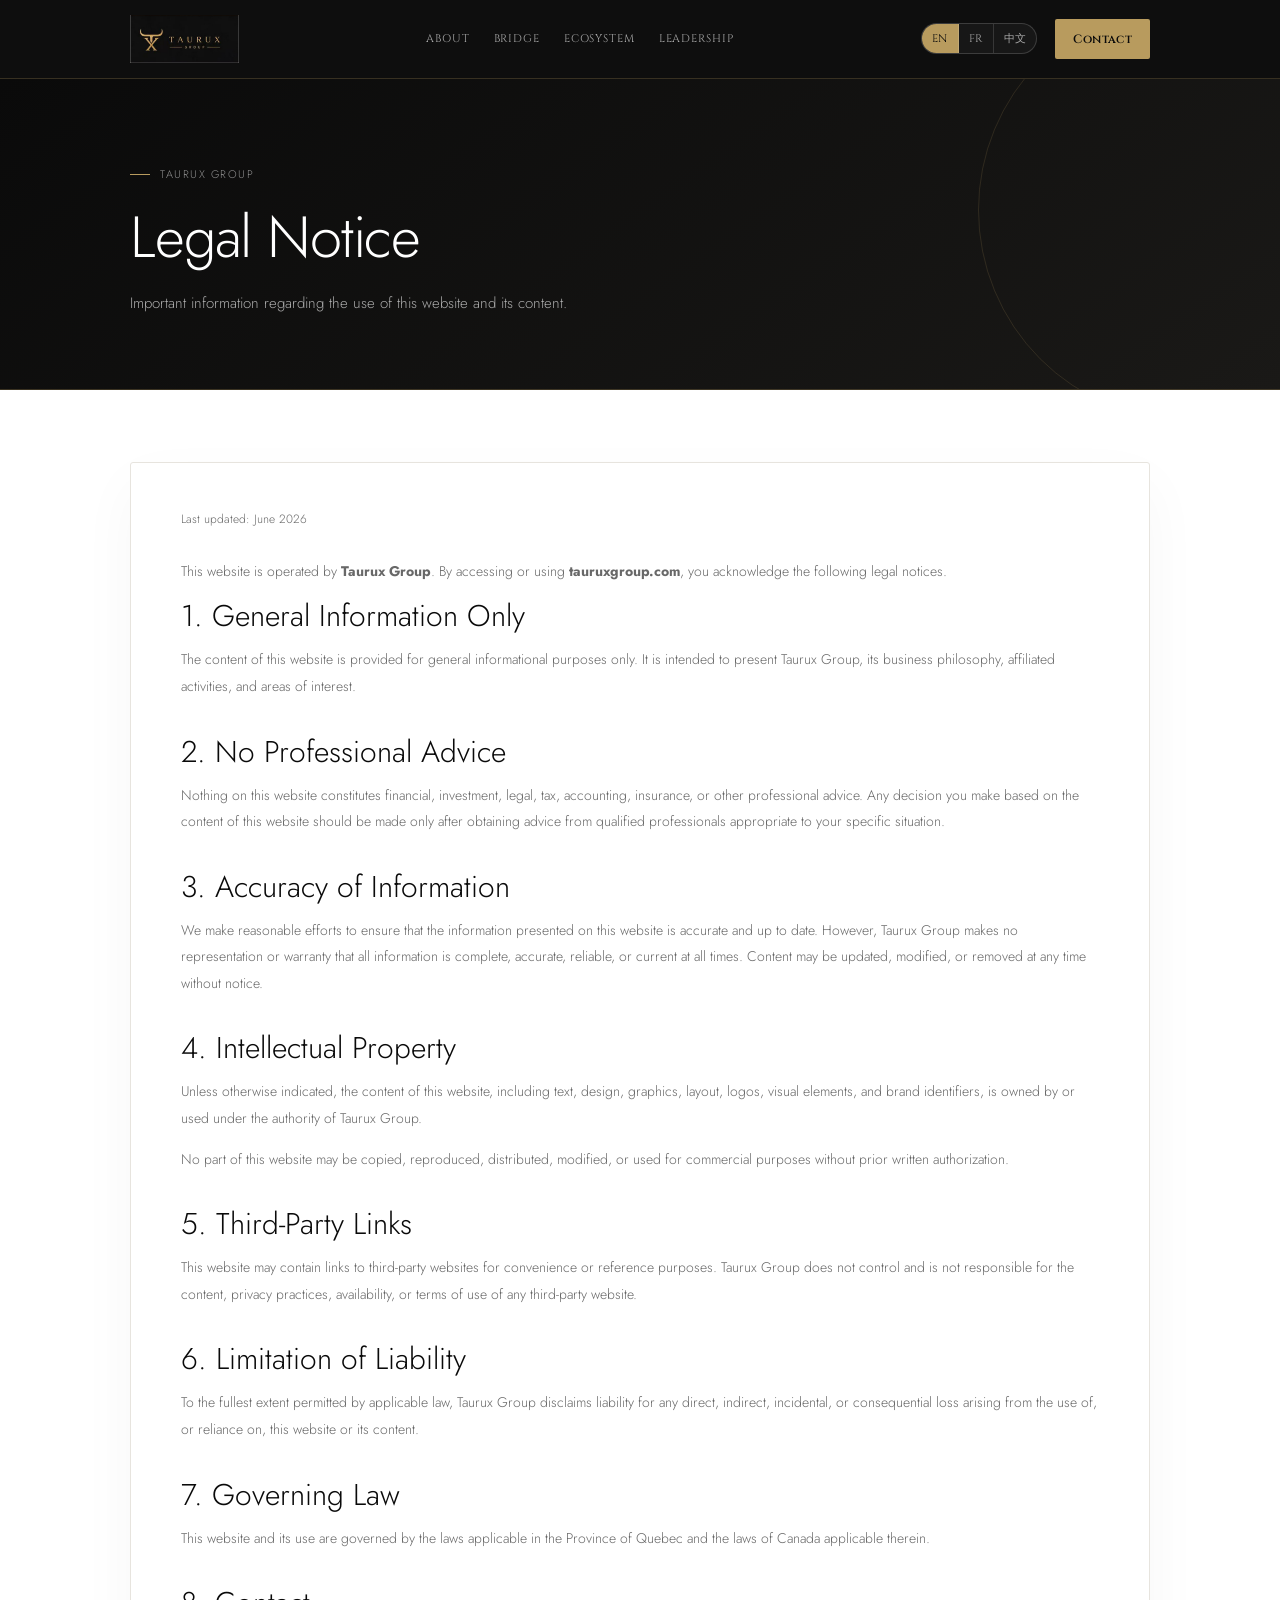
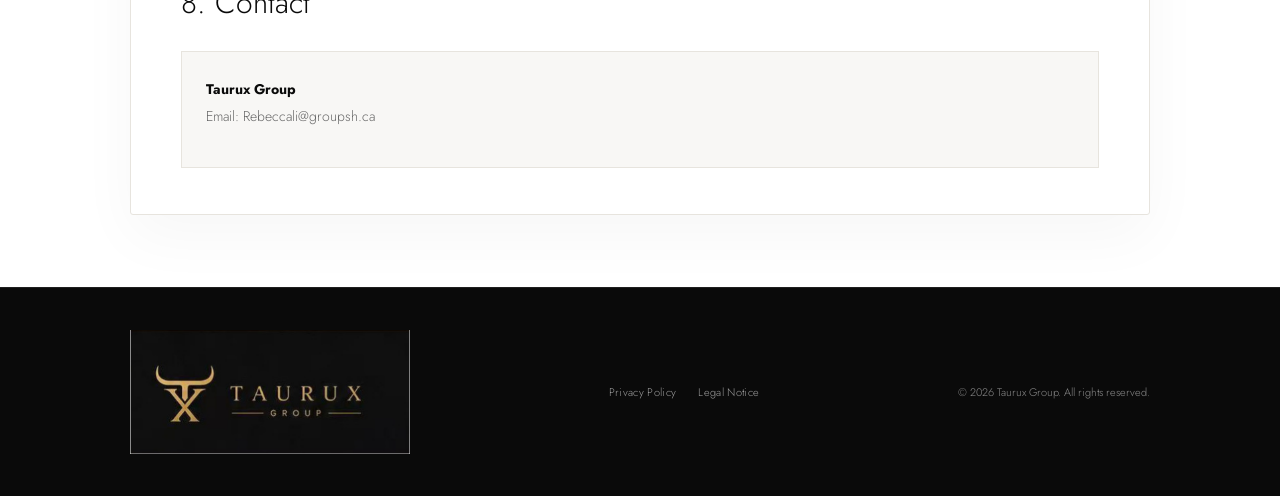
<file: legal-notice.html>
<!doctype html>
<html lang="en">
<head>
  <meta charset="utf-8">
  <meta name="viewport" content="width=device-width, initial-scale=1">
  <title>Legal Notice | Taurux Group</title>
  <meta name="description" content="Taurux Group Legal Notice.">
  <link rel="canonical" href="https://tauruxgroup.com/legal-notice.html">
  <link rel="icon" type="image/png" sizes="256x256" href="/assets/taurux-favicon.png">
  <link rel="apple-touch-icon" sizes="256x256" href="/assets/taurux-favicon.png">
  <link rel="preconnect" href="https://fonts.googleapis.com">
  <link rel="preconnect" href="https://fonts.gstatic.com" crossorigin>
  <link rel="stylesheet" href="taurux_v7_redesign_assets/fonts/fonts.css">
  <link href="https://fonts.googleapis.com/css2?family=Jost:wght@300;400;500;600;700&display=swap" rel="stylesheet">
  <style>
    *{box-sizing:border-box;margin:0;padding:0}
    :root{--black:#0a0a0a;--white:#ffffff;--off:#f8f7f5;--soft:#f2f0ec;--mid:#686868;--border:#e7e4de;--gold:#b89b5e;--serif:'Jost',sans-serif;--sans:'Jost',sans-serif;--accent:'Cinzel',serif}
    html{scroll-behavior:smooth}body{background:var(--white);color:var(--black);font-family:var(--sans);font-weight:300;font-size:14px;line-height:1.7}a{color:inherit;text-decoration:none}.wrap{width:min(1020px,calc(100% - 56px));margin:0 auto}
    nav{position:sticky;top:0;z-index:50;background:rgba(10,10,10,.98);backdrop-filter:blur(10px);border-bottom:1px solid rgba(184,155,94,.24)}.nav-inner{height:78px;display:flex;align-items:center;justify-content:space-between;gap:24px}.nav-logo-img{height:48px;width:auto;display:block}.nav-links{display:flex;align-items:center;gap:24px}.nav-link{font-family:var(--accent);font-size:11px;color:rgba(255,255,255,.64);letter-spacing:.08em;text-transform:uppercase}.nav-link:hover{color:var(--white)}.nav-right{display:flex;align-items:center;gap:18px}.lang-switch{display:flex;border:1px solid rgba(255,255,255,.16);border-radius:999px;overflow:hidden;background:rgba(255,255,255,.04)}.lang-btn{font-family:var(--accent);border:0;background:transparent;color:rgba(255,255,255,.62);font-size:11px;letter-spacing:.04em;padding:7px 10px;cursor:pointer;border-right:1px solid rgba(255,255,255,.14)}.lang-btn:last-child{border-right:0}.lang-btn.active{background:var(--gold);color:var(--black)}.nav-cta{font-family:var(--accent);font-size:12px;font-weight:600;color:var(--black);background:var(--gold);padding:10px 18px;border-radius:2px;letter-spacing:.03em;white-space:nowrap}
    .legal-hero{background:linear-gradient(145deg,#0a0a0a,#1a1917);color:var(--white);padding:86px 0 72px;border-bottom:1px solid rgba(184,155,94,.28);position:relative;overflow:hidden}.legal-hero::after{content:'';position:absolute;width:420px;height:420px;border:1px solid rgba(184,155,94,.16);border-radius:50%;right:-120px;top:-80px}.eyebrow{font-size:11px;letter-spacing:.14em;text-transform:uppercase;color:#8f8f8f;margin-bottom:24px;display:flex;align-items:center;gap:10px}.eyebrow::before{content:'';width:20px;height:1px;background:var(--gold);display:inline-block}.legal-title{font-family:var(--serif);font-size:58px;font-weight:300;line-height:1.02;letter-spacing:-.02em;margin-bottom:22px}.legal-sub{font-size:15px;line-height:1.9;color:#aaa;max-width:700px}.legal-content{padding:72px 0;background:var(--white)}.content-card{border:1px solid var(--border);background:var(--white);padding:46px 50px;border-radius:3px;box-shadow:0 22px 60px rgba(0,0,0,.035)}.updated{font-size:12px;color:var(--mid);margin-bottom:28px}.content-card h2{font-family:var(--serif);font-size:30px;font-weight:300;line-height:1.2;margin:34px 0 12px;color:var(--black)}.content-card h2:first-of-type{margin-top:0}.content-card p{font-size:14px;line-height:1.9;color:var(--mid);margin-bottom:14px}.content-card ul{margin:10px 0 22px 20px;color:var(--mid)}.content-card li{margin-bottom:8px}.contact-box{margin-top:30px;padding:24px;border:1px solid var(--border);background:var(--off)}.contact-box strong{color:var(--black)}.lang-content{display:none}.lang-content.active{display:block}
    footer{border-top:1px solid #1f1f1f;padding:42px 0;background:var(--black);color:#9d9d9d}.footer-inner{display:flex;align-items:center;justify-content:space-between;gap:28px;flex-wrap:wrap}.footer-logo img{display:block;width:280px;max-width:100%;height:auto}.footer-links{display:flex;gap:22px;align-items:center}.footer-link{font-size:11px;color:#9d9d9d;letter-spacing:.03em}.footer-link:hover{color:var(--gold)}.footer-copy{font-size:11px;color:#8b8b8b}
    @media(max-width:680px){.wrap{width:calc(100% - 32px)}.nav-inner{height:auto;padding:14px 0;align-items:center;gap:14px;flex-wrap:wrap}.nav-links{display:none}.nav-logo-img{height:42px}.nav-right{width:100%;justify-content:space-between}.nav-cta{padding:9px 14px}.legal-hero{padding:64px 0 54px}.legal-title{font-size:42px}.content-card{padding:30px 24px}.content-card h2{font-size:25px}.footer-inner{display:block}.footer-logo img{width:235px}.footer-links{margin:18px 0;flex-wrap:wrap}}
</style>
</head>
<body>
<nav><div class="wrap nav-inner"><a class="nav-logo" href="index.html#hero" aria-label="Taurux Group"><img class="nav-logo-img" src="assets/taurux-logo-gold.png" alt="Taurux Group" width="422" height="186" decoding="async"></a><div class="nav-links"><a class="nav-link" href="index.html#about">About</a><a class="nav-link" href="index.html#bridge">Bridge</a><a class="nav-link" href="index.html#ecosystem">Ecosystem</a><a class="nav-link" href="index.html#leadership">Leadership</a></div><div class="nav-right"><div class="lang-switch" aria-label="Language switcher"><button class="lang-btn active" data-lang="en">EN</button><button class="lang-btn" data-lang="fr">FR</button><button class="lang-btn" data-lang="zh">中文</button></div><a class="nav-cta" href="index.html#contact">Contact</a></div></div></nav>
<header class="legal-hero"><div class="wrap"><div class="eyebrow">Taurux Group</div><h1 class="legal-title" data-title-en="Legal Notice" data-title-fr="Avis juridique" data-title-zh="法律声明">Legal Notice</h1><p class="legal-sub" data-sub-en="Important information regarding the use of this website and its content." data-sub-fr="Information importante concernant l’utilisation de ce site Web et de son contenu." data-sub-zh="关于本网站及其内容使用的重要说明。">Important information regarding the use of this website and its content.</p></div></header>
<main class="legal-content"><div class="wrap"><article class="content-card"><div class="lang-content active" data-lang-content="en">
<div class="updated">Last updated: June 2026</div>
<p>This website is operated by <strong>Taurux Group</strong>. By accessing or using <strong>tauruxgroup.com</strong>, you acknowledge the following legal notices.</p>
<h2>1. General Information Only</h2><p>The content of this website is provided for general informational purposes only. It is intended to present Taurux Group, its business philosophy, affiliated activities, and areas of interest.</p>
<h2>2. No Professional Advice</h2><p>Nothing on this website constitutes financial, investment, legal, tax, accounting, insurance, or other professional advice. Any decision you make based on the content of this website should be made only after obtaining advice from qualified professionals appropriate to your specific situation.</p>
<h2>3. Accuracy of Information</h2><p>We make reasonable efforts to ensure that the information presented on this website is accurate and up to date. However, Taurux Group makes no representation or warranty that all information is complete, accurate, reliable, or current at all times. Content may be updated, modified, or removed at any time without notice.</p>
<h2>4. Intellectual Property</h2><p>Unless otherwise indicated, the content of this website, including text, design, graphics, layout, logos, visual elements, and brand identifiers, is owned by or used under the authority of Taurux Group.</p><p>No part of this website may be copied, reproduced, distributed, modified, or used for commercial purposes without prior written authorization.</p>
<h2>5. Third-Party Links</h2><p>This website may contain links to third-party websites for convenience or reference purposes. Taurux Group does not control and is not responsible for the content, privacy practices, availability, or terms of use of any third-party website.</p>
<h2>6. Limitation of Liability</h2><p>To the fullest extent permitted by applicable law, Taurux Group disclaims liability for any direct, indirect, incidental, or consequential loss arising from the use of, or reliance on, this website or its content.</p>
<h2>7. Governing Law</h2><p>This website and its use are governed by the laws applicable in the Province of Quebec and the laws of Canada applicable therein.</p>
<h2>8. Contact</h2><div class="contact-box"><p><strong>Taurux Group</strong><br>Email: <a href="mailto:Rebeccali@groupsh.ca">Rebeccali@groupsh.ca</a></p></div>
</div><div class="lang-content" data-lang-content="fr">
<div class="updated">Dernière mise à jour : juin 2026</div>
<p>Ce site Web est exploité par <strong>Taurux Group</strong>. En accédant à <strong>tauruxgroup.com</strong> ou en l’utilisant, vous reconnaissez les avis juridiques suivants.</p>
<h2>1. Information générale seulement</h2><p>Le contenu de ce site Web est fourni à titre d’information générale seulement. Il vise à présenter Taurux Group, sa philosophie d’affaires, ses activités affiliées et ses champs d’intérêt.</p>
<h2>2. Aucun conseil professionnel</h2><p>Rien sur ce site Web ne constitue un conseil financier, d’investissement, juridique, fiscal, comptable, d’assurance ou autre conseil professionnel. Toute décision fondée sur le contenu de ce site devrait être prise uniquement après avoir consulté des professionnels qualifiés selon votre situation particulière.</p>
<h2>3. Exactitude de l’information</h2><p>Nous déployons des efforts raisonnables pour que l’information présentée sur ce site soit exacte et à jour. Toutefois, Taurux Group ne garantit pas que l’ensemble de l’information soit complète, exacte, fiable ou à jour en tout temps. Le contenu peut être mis à jour, modifié ou retiré sans préavis.</p>
<h2>4. Propriété intellectuelle</h2><p>Sauf indication contraire, le contenu de ce site Web, y compris les textes, le design, les éléments graphiques, la mise en page, les logos, les éléments visuels et les identifiants de marque, appartient à Taurux Group ou est utilisé avec son autorisation.</p><p>Aucune partie de ce site ne peut être copiée, reproduite, distribuée, modifiée ou utilisée à des fins commerciales sans autorisation écrite préalable.</p>
<h2>5. Liens vers des tiers</h2><p>Ce site peut contenir des liens vers des sites Web de tiers à des fins de commodité ou de référence. Taurux Group ne contrôle pas ces sites et n’est pas responsable de leur contenu, de leurs pratiques de confidentialité, de leur disponibilité ou de leurs conditions d’utilisation.</p>
<h2>6. Limitation de responsabilité</h2><p>Dans toute la mesure permise par les lois applicables, Taurux Group décline toute responsabilité à l’égard de pertes directes, indirectes, accessoires ou consécutives découlant de l’utilisation de ce site Web ou de son contenu, ou de la confiance accordée à ceux-ci.</p>
<h2>7. Droit applicable</h2><p>Ce site Web et son utilisation sont régis par les lois applicables dans la province de Québec et par les lois du Canada qui s’y appliquent.</p>
<h2>8. Contact</h2><div class="contact-box"><p><strong>Taurux Group</strong><br>Courriel : <a href="mailto:Rebeccali@groupsh.ca">Rebeccali@groupsh.ca</a></p></div>
</div><div class="lang-content" data-lang-content="zh">
<div class="updated">最后更新：2026年6月</div>
<p>本网站由 <strong>Taurux Group</strong> 运营。访问或使用 <strong>tauruxgroup.com</strong> 即表示您知悉以下法律声明。</p>
<h2>1. 仅供一般信息参考</h2><p>本网站内容仅供一般信息参考，用于介绍 Taurux Group、其商业理念、相关业务活动及关注领域。</p>
<h2>2. 不构成专业建议</h2><p>本网站任何内容均不构成金融、投资、法律、税务、会计、保险或其他专业建议。任何基于本网站内容作出的决定，都应在咨询适合您具体情况的合格专业人士后作出。</p>
<h2>3. 信息准确性</h2><p>我们会合理努力确保网站信息准确并保持更新。但 Taurux Group 不保证网站所有信息在任何时候均完整、准确、可靠或最新。网站内容可能随时更新、修改或删除，恕不另行通知。</p>
<h2>4. 知识产权</h2><p>除非另有说明，本网站内容，包括文字、设计、图形、页面布局、logo、视觉元素和品牌标识，均归 Taurux Group 所有，或经授权使用。</p><p>未经事先书面授权，任何人不得复制、转载、分发、修改或将本网站任何部分用于商业目的。</p>
<h2>5. 第三方链接</h2><p>本网站可能包含指向第三方网站的链接，仅供便利或参考。Taurux Group 不控制第三方网站，也不对其内容、隐私做法、可用性或使用条款负责。</p>
<h2>6. 责任限制</h2><p>在适用法律允许的最大范围内，Taurux Group 不对因使用或依赖本网站及其内容而产生的任何直接、间接、附带或后果性损失承担责任。</p>
<h2>7. 适用法律</h2><p>本网站及其使用受魁北克省适用法律及加拿大适用法律管辖。</p>
<h2>8. 联系方式</h2><div class="contact-box"><p><strong>Taurux Group</strong><br>邮箱：<a href="mailto:Rebeccali@groupsh.ca">Rebeccali@groupsh.ca</a></p></div>
</div></article></div></main>
<footer><div class="wrap footer-inner"><a class="footer-logo" href="index.html#hero"><img src="assets/taurux-logo-gold.png" alt="Taurux Group" width="422" height="186" loading="lazy" decoding="async"></a><div class="footer-links"><a class="footer-link" href="privacy-policy.html">Privacy Policy</a><a class="footer-link" href="legal-notice.html">Legal Notice</a></div><div class="footer-copy">© 2026 Taurux Group. All rights reserved.</div></div></footer>
<script>
function setLang(lang){document.documentElement.lang=lang==='zh'?'zh-Hans':lang;document.querySelectorAll('.lang-btn').forEach(b=>b.classList.toggle('active',b.dataset.lang===lang));document.querySelectorAll('.lang-content').forEach(c=>c.classList.toggle('active',c.dataset.langContent===lang));const title=document.querySelector('.legal-title');const sub=document.querySelector('.legal-sub');if(title) title.textContent=title.dataset['title'+(lang==='zh'?'Zh':lang.charAt(0).toUpperCase()+lang.slice(1))];if(sub) sub.textContent=sub.dataset['sub'+(lang==='zh'?'Zh':lang.charAt(0).toUpperCase()+lang.slice(1))];}
document.querySelectorAll('.lang-btn').forEach(btn=>btn.addEventListener('click',()=>setLang(btn.dataset.lang)));
</script>
</body>
</html>
</file>
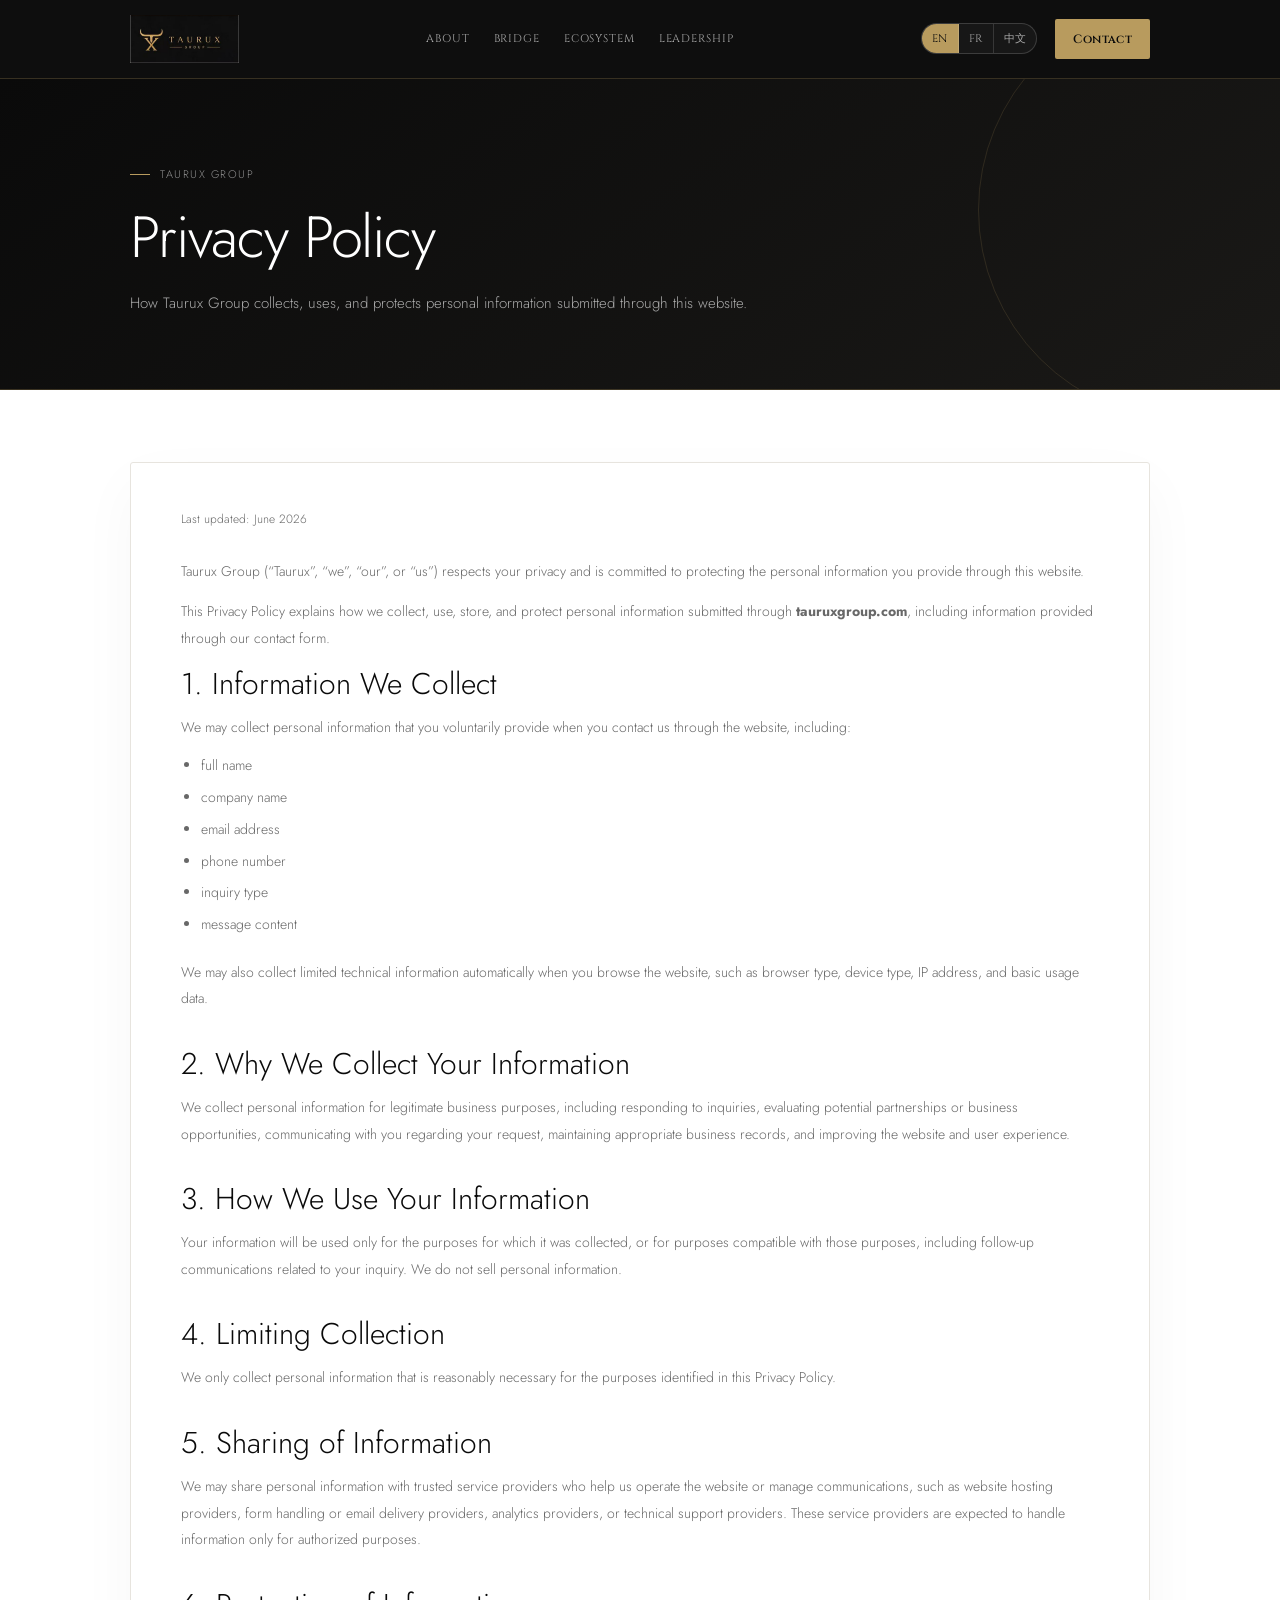
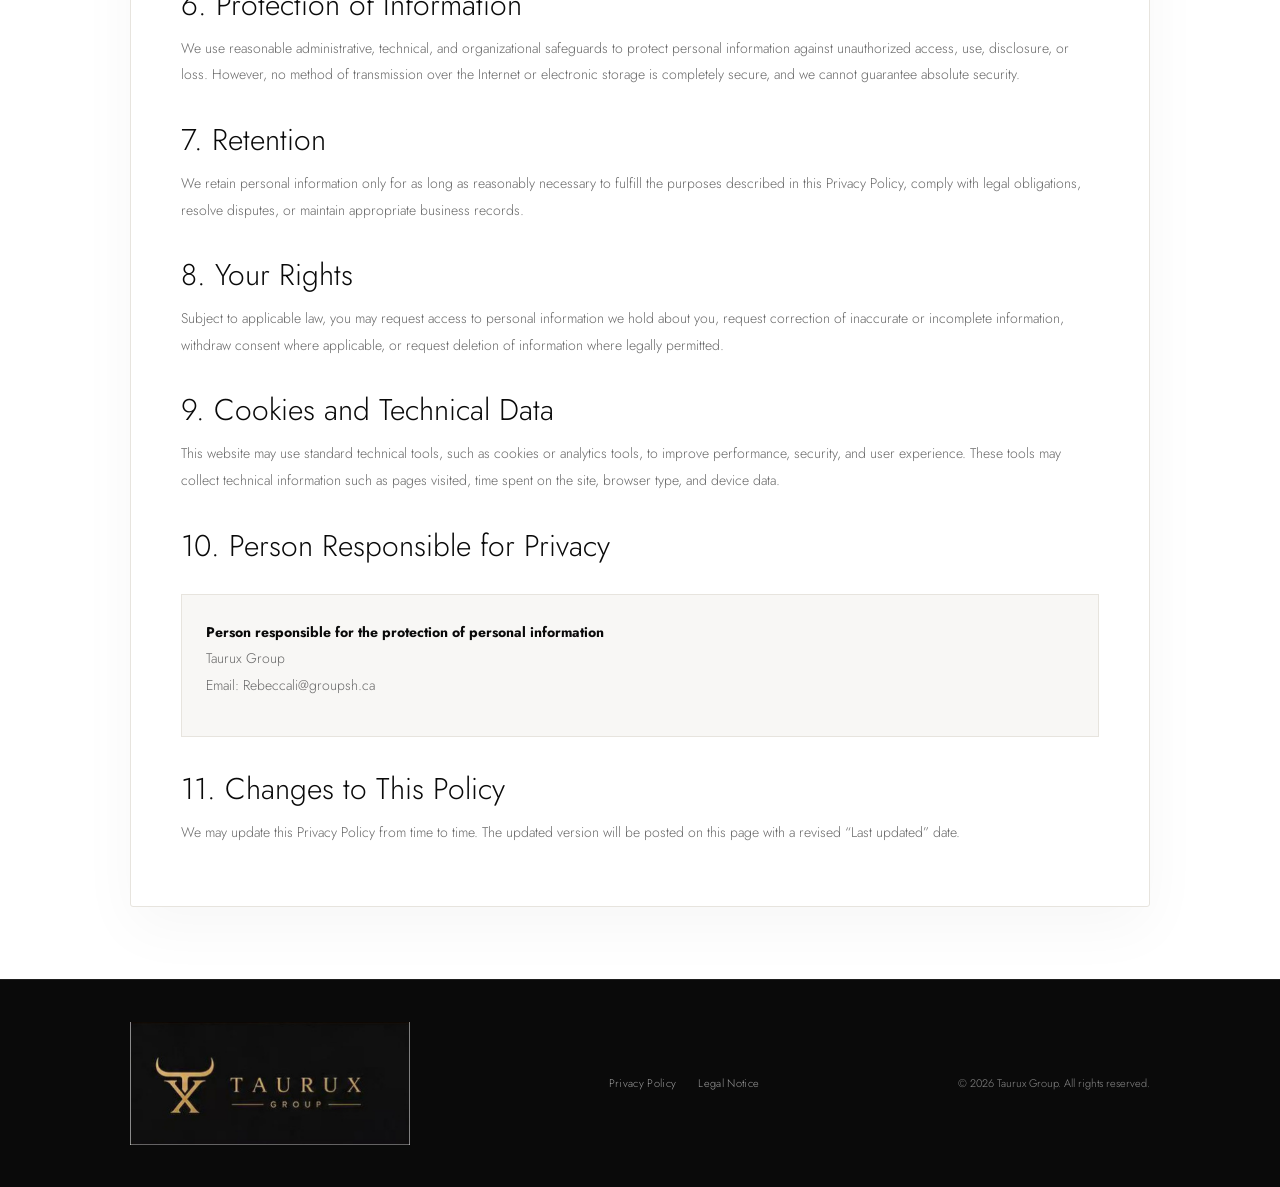
<file: privacy-policy.html>
<!doctype html>
<html lang="en">
<head>
  <meta charset="utf-8">
  <meta name="viewport" content="width=device-width, initial-scale=1">
  <title>Privacy Policy | Taurux Group</title>
  <meta name="description" content="Taurux Group Privacy Policy.">
  <link rel="canonical" href="https://tauruxgroup.com/privacy-policy.html">
  <link rel="icon" type="image/png" sizes="256x256" href="/assets/taurux-favicon.png">
  <link rel="apple-touch-icon" sizes="256x256" href="/assets/taurux-favicon.png">
  <link rel="preconnect" href="https://fonts.googleapis.com">
  <link rel="preconnect" href="https://fonts.gstatic.com" crossorigin>
  <link rel="stylesheet" href="taurux_v7_redesign_assets/fonts/fonts.css">
  <link href="https://fonts.googleapis.com/css2?family=Jost:wght@300;400;500;600;700&display=swap" rel="stylesheet">
  <style>
    *{box-sizing:border-box;margin:0;padding:0}
    :root{--black:#0a0a0a;--white:#ffffff;--off:#f8f7f5;--soft:#f2f0ec;--mid:#686868;--border:#e7e4de;--gold:#b89b5e;--serif:'Jost',sans-serif;--sans:'Jost',sans-serif;--accent:'Cinzel',serif}
    html{scroll-behavior:smooth}body{background:var(--white);color:var(--black);font-family:var(--sans);font-weight:300;font-size:14px;line-height:1.7}a{color:inherit;text-decoration:none}.wrap{width:min(1020px,calc(100% - 56px));margin:0 auto}
    nav{position:sticky;top:0;z-index:50;background:rgba(10,10,10,.98);backdrop-filter:blur(10px);border-bottom:1px solid rgba(184,155,94,.24)}.nav-inner{height:78px;display:flex;align-items:center;justify-content:space-between;gap:24px}.nav-logo-img{height:48px;width:auto;display:block}.nav-links{display:flex;align-items:center;gap:24px}.nav-link{font-family:var(--accent);font-size:11px;color:rgba(255,255,255,.64);letter-spacing:.08em;text-transform:uppercase}.nav-link:hover{color:var(--white)}.nav-right{display:flex;align-items:center;gap:18px}.lang-switch{display:flex;border:1px solid rgba(255,255,255,.16);border-radius:999px;overflow:hidden;background:rgba(255,255,255,.04)}.lang-btn{font-family:var(--accent);border:0;background:transparent;color:rgba(255,255,255,.62);font-size:11px;letter-spacing:.04em;padding:7px 10px;cursor:pointer;border-right:1px solid rgba(255,255,255,.14)}.lang-btn:last-child{border-right:0}.lang-btn.active{background:var(--gold);color:var(--black)}.nav-cta{font-family:var(--accent);font-size:12px;font-weight:600;color:var(--black);background:var(--gold);padding:10px 18px;border-radius:2px;letter-spacing:.03em;white-space:nowrap}
    .legal-hero{background:linear-gradient(145deg,#0a0a0a,#1a1917);color:var(--white);padding:86px 0 72px;border-bottom:1px solid rgba(184,155,94,.28);position:relative;overflow:hidden}.legal-hero::after{content:'';position:absolute;width:420px;height:420px;border:1px solid rgba(184,155,94,.16);border-radius:50%;right:-120px;top:-80px}.eyebrow{font-size:11px;letter-spacing:.14em;text-transform:uppercase;color:#8f8f8f;margin-bottom:24px;display:flex;align-items:center;gap:10px}.eyebrow::before{content:'';width:20px;height:1px;background:var(--gold);display:inline-block}.legal-title{font-family:var(--serif);font-size:58px;font-weight:300;line-height:1.02;letter-spacing:-.02em;margin-bottom:22px}.legal-sub{font-size:15px;line-height:1.9;color:#aaa;max-width:700px}.legal-content{padding:72px 0;background:var(--white)}.content-card{border:1px solid var(--border);background:var(--white);padding:46px 50px;border-radius:3px;box-shadow:0 22px 60px rgba(0,0,0,.035)}.updated{font-size:12px;color:var(--mid);margin-bottom:28px}.content-card h2{font-family:var(--serif);font-size:30px;font-weight:300;line-height:1.2;margin:34px 0 12px;color:var(--black)}.content-card h2:first-of-type{margin-top:0}.content-card p{font-size:14px;line-height:1.9;color:var(--mid);margin-bottom:14px}.content-card ul{margin:10px 0 22px 20px;color:var(--mid)}.content-card li{margin-bottom:8px}.contact-box{margin-top:30px;padding:24px;border:1px solid var(--border);background:var(--off)}.contact-box strong{color:var(--black)}.lang-content{display:none}.lang-content.active{display:block}
    footer{border-top:1px solid #1f1f1f;padding:42px 0;background:var(--black);color:#9d9d9d}.footer-inner{display:flex;align-items:center;justify-content:space-between;gap:28px;flex-wrap:wrap}.footer-logo img{display:block;width:280px;max-width:100%;height:auto}.footer-links{display:flex;gap:22px;align-items:center}.footer-link{font-size:11px;color:#9d9d9d;letter-spacing:.03em}.footer-link:hover{color:var(--gold)}.footer-copy{font-size:11px;color:#8b8b8b}
    @media(max-width:680px){.wrap{width:calc(100% - 32px)}.nav-inner{height:auto;padding:14px 0;align-items:center;gap:14px;flex-wrap:wrap}.nav-links{display:none}.nav-logo-img{height:42px}.nav-right{width:100%;justify-content:space-between}.nav-cta{padding:9px 14px}.legal-hero{padding:64px 0 54px}.legal-title{font-size:42px}.content-card{padding:30px 24px}.content-card h2{font-size:25px}.footer-inner{display:block}.footer-logo img{width:235px}.footer-links{margin:18px 0;flex-wrap:wrap}}
</style>
</head>
<body>
<nav><div class="wrap nav-inner"><a class="nav-logo" href="index.html#hero" aria-label="Taurux Group"><img class="nav-logo-img" src="assets/taurux-logo-gold.png" alt="Taurux Group" width="422" height="186" decoding="async"></a><div class="nav-links"><a class="nav-link" href="index.html#about">About</a><a class="nav-link" href="index.html#bridge">Bridge</a><a class="nav-link" href="index.html#ecosystem">Ecosystem</a><a class="nav-link" href="index.html#leadership">Leadership</a></div><div class="nav-right"><div class="lang-switch" aria-label="Language switcher"><button class="lang-btn active" data-lang="en">EN</button><button class="lang-btn" data-lang="fr">FR</button><button class="lang-btn" data-lang="zh">中文</button></div><a class="nav-cta" href="index.html#contact">Contact</a></div></div></nav>
<header class="legal-hero"><div class="wrap"><div class="eyebrow">Taurux Group</div><h1 class="legal-title" data-title-en="Privacy Policy" data-title-fr="Politique de confidentialité" data-title-zh="隐私政策">Privacy Policy</h1><p class="legal-sub" data-sub-en="How Taurux Group collects, uses, and protects personal information submitted through this website." data-sub-fr="Comment Taurux Group recueille, utilise et protège les renseignements personnels transmis par ce site Web." data-sub-zh="Taurux Group 如何收集、使用和保护通过本网站提交的个人信息。">How Taurux Group collects, uses, and protects personal information submitted through this website.</p></div></header>
<main class="legal-content"><div class="wrap"><article class="content-card"><div class="lang-content active" data-lang-content="en">
<div class="updated">Last updated: June 2026</div>
<p>Taurux Group (“Taurux”, “we”, “our”, or “us”) respects your privacy and is committed to protecting the personal information you provide through this website.</p>
<p>This Privacy Policy explains how we collect, use, store, and protect personal information submitted through <strong>tauruxgroup.com</strong>, including information provided through our contact form.</p>
<h2>1. Information We Collect</h2><p>We may collect personal information that you voluntarily provide when you contact us through the website, including:</p><ul><li>full name</li><li>company name</li><li>email address</li><li>phone number</li><li>inquiry type</li><li>message content</li></ul><p>We may also collect limited technical information automatically when you browse the website, such as browser type, device type, IP address, and basic usage data.</p>
<h2>2. Why We Collect Your Information</h2><p>We collect personal information for legitimate business purposes, including responding to inquiries, evaluating potential partnerships or business opportunities, communicating with you regarding your request, maintaining appropriate business records, and improving the website and user experience.</p>
<h2>3. How We Use Your Information</h2><p>Your information will be used only for the purposes for which it was collected, or for purposes compatible with those purposes, including follow-up communications related to your inquiry. We do not sell personal information.</p>
<h2>4. Limiting Collection</h2><p>We only collect personal information that is reasonably necessary for the purposes identified in this Privacy Policy.</p>
<h2>5. Sharing of Information</h2><p>We may share personal information with trusted service providers who help us operate the website or manage communications, such as website hosting providers, form handling or email delivery providers, analytics providers, or technical support providers. These service providers are expected to handle information only for authorized purposes.</p>
<h2>6. Protection of Information</h2><p>We use reasonable administrative, technical, and organizational safeguards to protect personal information against unauthorized access, use, disclosure, or loss. However, no method of transmission over the Internet or electronic storage is completely secure, and we cannot guarantee absolute security.</p>
<h2>7. Retention</h2><p>We retain personal information only for as long as reasonably necessary to fulfill the purposes described in this Privacy Policy, comply with legal obligations, resolve disputes, or maintain appropriate business records.</p>
<h2>8. Your Rights</h2><p>Subject to applicable law, you may request access to personal information we hold about you, request correction of inaccurate or incomplete information, withdraw consent where applicable, or request deletion of information where legally permitted.</p>
<h2>9. Cookies and Technical Data</h2><p>This website may use standard technical tools, such as cookies or analytics tools, to improve performance, security, and user experience. These tools may collect technical information such as pages visited, time spent on the site, browser type, and device data.</p>
<h2>10. Person Responsible for Privacy</h2><div class="contact-box"><p><strong>Person responsible for the protection of personal information</strong><br>Taurux Group<br>Email: <a href="mailto:Rebeccali@groupsh.ca">Rebeccali@groupsh.ca</a></p></div>
<h2>11. Changes to This Policy</h2><p>We may update this Privacy Policy from time to time. The updated version will be posted on this page with a revised “Last updated” date.</p>
</div><div class="lang-content" data-lang-content="fr">
<div class="updated">Dernière mise à jour : juin 2026</div>
<p>Taurux Group (« Taurux », « nous », « notre » ou « nos ») respecte votre vie privée et s’engage à protéger les renseignements personnels que vous fournissez par l’intermédiaire de ce site Web.</p>
<p>La présente Politique de confidentialité explique comment nous recueillons, utilisons, conservons et protégeons les renseignements personnels transmis par <strong>tauruxgroup.com</strong>, notamment par le formulaire de contact.</p>
<h2>1. Renseignements recueillis</h2><p>Nous pouvons recueillir les renseignements personnels que vous fournissez volontairement lorsque vous communiquez avec nous par le site Web, notamment :</p><ul><li>nom complet</li><li>nom de l’entreprise</li><li>adresse courriel</li><li>numéro de téléphone</li><li>type de demande</li><li>contenu du message</li></ul><p>Nous pouvons aussi recueillir automatiquement certains renseignements techniques limités lors de votre navigation, tels que le type de navigateur, le type d’appareil, l’adresse IP et des données générales d’utilisation.</p>
<h2>2. Pourquoi nous recueillons vos renseignements</h2><p>Nous recueillons des renseignements personnels à des fins d’affaires légitimes, notamment pour répondre aux demandes, évaluer des possibilités de partenariat ou de développement d’affaires, communiquer avec vous au sujet de votre demande, maintenir des dossiers d’affaires appropriés et améliorer le site Web et l’expérience utilisateur.</p>
<h2>3. Utilisation des renseignements</h2><p>Vos renseignements sont utilisés uniquement aux fins pour lesquelles ils ont été recueillis, ou à des fins compatibles avec celles-ci, notamment les communications de suivi liées à votre demande. Nous ne vendons pas de renseignements personnels.</p>
<h2>4. Limitation de la collecte</h2><p>Nous recueillons uniquement les renseignements personnels raisonnablement nécessaires aux fins indiquées dans la présente Politique de confidentialité.</p>
<h2>5. Communication à des fournisseurs de services</h2><p>Nous pouvons communiquer certains renseignements personnels à des fournisseurs de services de confiance qui nous aident à exploiter le site Web ou à gérer les communications, par exemple des fournisseurs d’hébergement Web, de traitement de formulaires, de livraison de courriels, d’analytique ou de soutien technique. Ces fournisseurs doivent traiter les renseignements uniquement aux fins autorisées.</p>
<h2>6. Protection des renseignements</h2><p>Nous utilisons des mesures administratives, techniques et organisationnelles raisonnables pour protéger les renseignements personnels contre l’accès, l’utilisation, la communication ou la perte non autorisés. Toutefois, aucune méthode de transmission par Internet ou de stockage électronique n’est entièrement sécurisée.</p>
<h2>7. Conservation</h2><p>Nous conservons les renseignements personnels seulement pendant la période raisonnablement nécessaire pour réaliser les fins décrites dans la présente politique, respecter nos obligations légales, régler des différends ou maintenir des dossiers d’affaires appropriés.</p>
<h2>8. Vos droits</h2><p>Sous réserve des lois applicables, vous pouvez demander l’accès aux renseignements personnels que nous détenons à votre sujet, demander la correction de renseignements inexacts ou incomplets, retirer votre consentement lorsque cela s’applique, ou demander la suppression de renseignements lorsque la loi le permet.</p>
<h2>9. Témoins et données techniques</h2><p>Ce site Web peut utiliser des outils techniques standards, comme des témoins ou des outils d’analytique, afin d’améliorer la performance, la sécurité et l’expérience utilisateur. Ces outils peuvent recueillir des renseignements techniques tels que les pages consultées, le temps passé sur le site, le type de navigateur et les données relatives à l’appareil.</p>
<h2>10. Responsable de la protection des renseignements personnels</h2><div class="contact-box"><p><strong>Responsable de la protection des renseignements personnels</strong><br>Taurux Group<br>Courriel : <a href="mailto:Rebeccali@groupsh.ca">Rebeccali@groupsh.ca</a></p></div>
<h2>11. Modifications</h2><p>Nous pouvons mettre à jour la présente Politique de confidentialité de temps à autre. La version mise à jour sera publiée sur cette page avec une nouvelle date de mise à jour.</p>
</div><div class="lang-content" data-lang-content="zh">
<div class="updated">最后更新：2026年6月</div>
<p>Taurux Group（以下简称“Taurux”、“我们”）尊重您的隐私，并承诺保护您通过本网站提供的个人信息。</p>
<p>本隐私政策说明我们如何收集、使用、保存和保护通过 <strong>tauruxgroup.com</strong> 提交的个人信息，包括通过联系表单提供的信息。</p>
<h2>1. 我们收集的信息</h2><p>当您通过网站与我们联系时，我们可能会收集您自愿提供的个人信息，包括：</p><ul><li>姓名</li><li>公司名称</li><li>电子邮箱</li><li>电话号码</li><li>咨询类型</li><li>留言内容</li></ul><p>当您浏览网站时，我们也可能自动收集有限的技术信息，例如浏览器类型、设备类型、IP 地址和基本使用数据。</p>
<h2>2. 我们为什么收集信息</h2><p>我们出于合理商业目的收集个人信息，包括回复咨询、评估潜在合作或商业机会、就您的请求与您沟通、保存适当的商业记录，以及改善网站和用户体验。</p>
<h2>3. 我们如何使用信息</h2><p>您的信息只会用于收集时所说明的目的，或与该目的相符的用途，包括与您的咨询相关的后续沟通。我们不会出售个人信息。</p>
<h2>4. 限制收集</h2><p>我们仅收集实现本隐私政策所述目的所合理必要的个人信息。</p>
<h2>5. 与服务提供商共享</h2><p>我们可能会与协助我们运营网站或管理沟通的可信服务提供商共享个人信息，例如网站托管服务、表单处理或邮件发送服务、数据分析服务或技术支持服务。这些服务提供商应仅为授权目的处理相关信息。</p>
<h2>6. 信息保护</h2><p>我们采取合理的行政、技术和组织措施，保护个人信息免受未经授权的访问、使用、披露或丢失。但互联网传输和电子存储方式无法保证绝对安全。</p>
<h2>7. 保存期限</h2><p>我们仅在实现本政策所述目的、遵守法律义务、解决争议或保存适当商业记录所合理必要的期间内保存个人信息。</p>
<h2>8. 您的权利</h2><p>在适用法律允许的范围内，您可以要求访问我们持有的与您有关的个人信息，要求更正不准确或不完整的信息，在适用情况下撤回同意，或在法律允许的情况下要求删除相关信息。</p>
<h2>9. Cookie 和技术数据</h2><p>本网站可能使用标准技术工具，例如 Cookie 或数据分析工具，以改善网站性能、安全性和用户体验。这些工具可能收集访问页面、停留时间、浏览器类型和设备数据等技术信息。</p>
<h2>10. 个人信息保护负责人</h2><div class="contact-box"><p><strong>个人信息保护负责人</strong><br>Taurux Group<br>邮箱：<a href="mailto:Rebeccali@groupsh.ca">Rebeccali@groupsh.ca</a></p></div>
<h2>11. 政策更新</h2><p>我们可能会不时更新本隐私政策。更新后的版本会发布在本页面，并标明新的“最后更新”日期。</p>
</div></article></div></main>
<footer><div class="wrap footer-inner"><a class="footer-logo" href="index.html#hero"><img src="assets/taurux-logo-gold.png" alt="Taurux Group" width="422" height="186" loading="lazy" decoding="async"></a><div class="footer-links"><a class="footer-link" href="privacy-policy.html">Privacy Policy</a><a class="footer-link" href="legal-notice.html">Legal Notice</a></div><div class="footer-copy">© 2026 Taurux Group. All rights reserved.</div></div></footer>
<script>
function setLang(lang){document.documentElement.lang=lang==='zh'?'zh-Hans':lang;document.querySelectorAll('.lang-btn').forEach(b=>b.classList.toggle('active',b.dataset.lang===lang));document.querySelectorAll('.lang-content').forEach(c=>c.classList.toggle('active',c.dataset.langContent===lang));const title=document.querySelector('.legal-title');const sub=document.querySelector('.legal-sub');if(title) title.textContent=title.dataset['title'+(lang==='zh'?'Zh':lang.charAt(0).toUpperCase()+lang.slice(1))];if(sub) sub.textContent=sub.dataset['sub'+(lang==='zh'?'Zh':lang.charAt(0).toUpperCase()+lang.slice(1))];}
document.querySelectorAll('.lang-btn').forEach(btn=>btn.addEventListener('click',()=>setLang(btn.dataset.lang)));
</script>
</body>
</html>
</file>
<file: taurux_v7_redesign_assets/fonts/fonts.css>
@font-face {
  font-family: "Bodoni Moda";
  src: url("bodoni-moda/bodoni-moda-variable.ttf") format("truetype");
  font-weight: 400 900;
  font-style: normal;
  font-display: swap;
}

@font-face {
  font-family: "Bodoni Moda";
  src: url("bodoni-moda/bodoni-moda-italic-variable.ttf") format("truetype");
  font-weight: 400 900;
  font-style: italic;
  font-display: swap;
}

@font-face {
  font-family: "Cinzel";
  src: url("cinzel/cinzel-variable.ttf") format("truetype");
  font-weight: 400 900;
  font-style: normal;
  font-display: swap;
}

@font-face {
  font-family: "Josefin Slab";
  src: url("josefin-slab/josefin-slab-variable.ttf") format("truetype");
  font-weight: 100 700;
  font-style: normal;
  font-display: swap;
}

@font-face {
  font-family: "Josefin Slab";
  src: url("josefin-slab/josefin-slab-italic-variable.ttf") format("truetype");
  font-weight: 100 700;
  font-style: italic;
  font-display: swap;
}

@font-face {
  font-family: "Playfair Display";
  src: url("playfair-display/playfair-display-variable.ttf") format("truetype");
  font-weight: 400 900;
  font-style: normal;
  font-display: swap;
}

@font-face {
  font-family: "Playfair Display";
  src: url("playfair-display/playfair-display-italic-variable.ttf") format("truetype");
  font-weight: 400 900;
  font-style: italic;
  font-display: swap;
}

@font-face {
  font-family: "GFS Didot";
  src: url("gfs-didot/gfs-didot-regular.ttf") format("truetype");
  font-weight: 400;
  font-style: normal;
  font-display: swap;
}

@font-face {
  font-family: "Borgens Burlesque";
  src: url("borgens-burlesque/borgens-burlesque-regular.otf") format("opentype");
  font-weight: 400;
  font-style: normal;
  font-display: swap;
}

@font-face {
  font-family: "Canela";
  src: url("canela/canela-light.otf") format("opentype");
  font-weight: 300;
  font-style: normal;
  font-display: swap;
}

@font-face {
  font-family: "Canela";
  src: url("canela/canela-roman.otf") format("opentype");
  font-weight: 400;
  font-style: normal;
  font-display: swap;
}

@font-face {
  font-family: "Canela";
  src: url("canela/canela-bold.otf") format("opentype");
  font-weight: 700;
  font-style: normal;
  font-display: swap;
}

@font-face {
  font-family: "Gatsby FLF";
  src: url("gatsby/gatsby-flf-regular.ttf") format("truetype");
  font-weight: 400;
  font-style: normal;
  font-display: swap;
}

@font-face {
  font-family: "Gatsby FLF";
  src: url("gatsby/gatsby-flf-italic.ttf") format("truetype");
  font-weight: 400;
  font-style: italic;
  font-display: swap;
}

@font-face {
  font-family: "Gatsby FLF";
  src: url("gatsby/gatsby-flf-bold.ttf") format("truetype");
  font-weight: 700;
  font-style: normal;
  font-display: swap;
}

@font-face {
  font-family: "Gatsby FLF";
  src: url("gatsby/gatsby-flf-bold-italic.ttf") format("truetype");
  font-weight: 700;
  font-style: italic;
  font-display: swap;
}

@font-face {
  font-family: "Milton Burlesque NF";
  src: url("milton-burlesque-nf/milton-burlesque-nf-regular.otf") format("opentype");
  font-weight: 400;
  font-style: normal;
  font-display: swap;
}

@font-face {
  font-family: "Reach The End";
  src: url("reach-the-end/reach-the-end-regular.ttf") format("truetype");
  font-weight: 400;
  font-style: normal;
  font-display: swap;
}

@font-face {
  font-family: "The Font Gatsby";
  src: url("the-font-gatsby/the-font-gatsby-regular.otf") format("opentype");
  font-weight: 400;
  font-style: normal;
  font-display: swap;
}

@font-face {
  font-family: "Young 20s";
  src: url("young-20s/young-20s-regular.otf") format("opentype");
  font-weight: 400;
  font-style: normal;
  font-display: swap;
}
</file>
